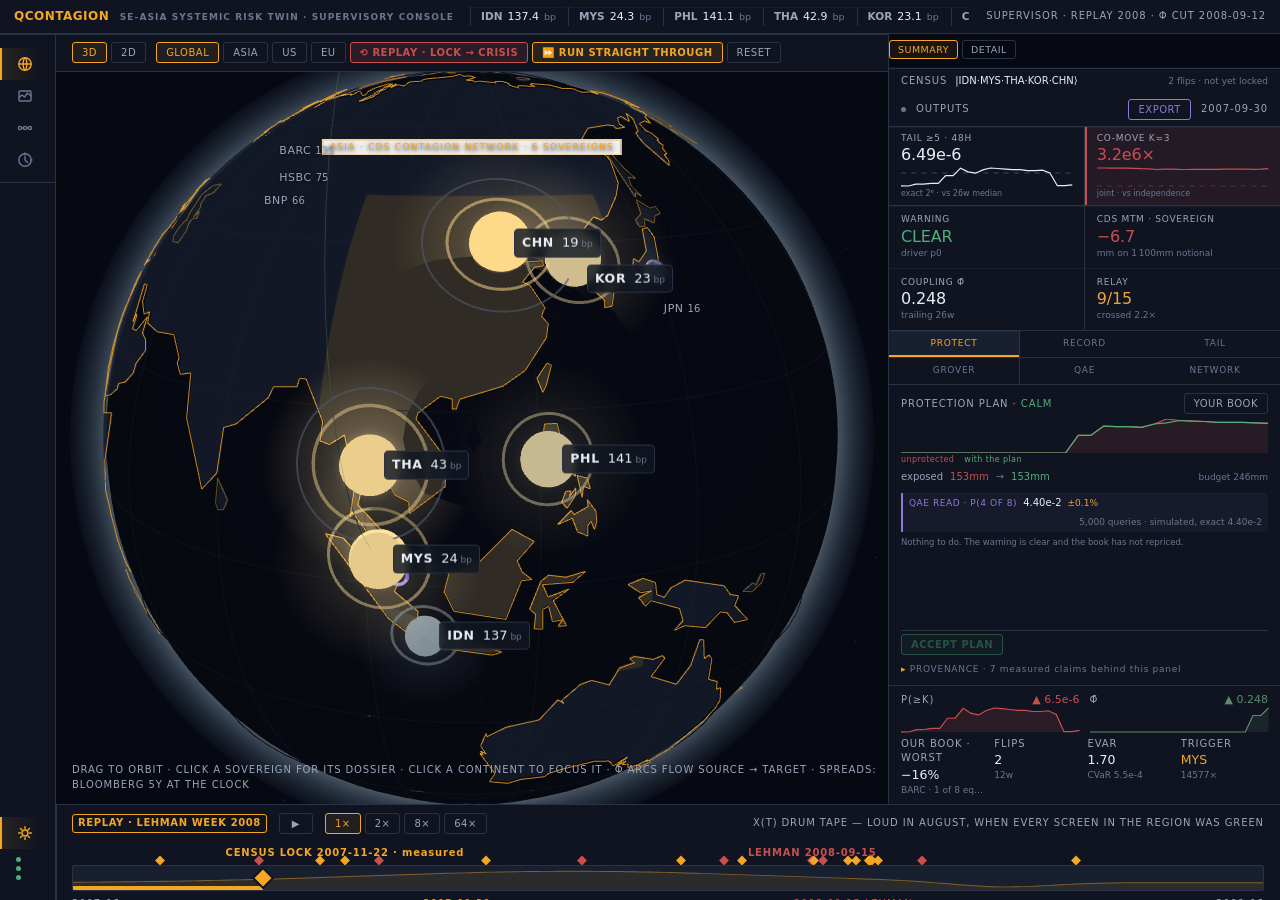
<file: index.html>
<!doctype html><html lang="en"><head><meta charset="utf-8"><meta http-equiv="refresh" content="0; url=./console/"><link rel="canonical" href="./console/"><title>QContagion Console</title><style>html{background:#070912;color:#9aa5bb;font:13px system-ui}a{color:#f5a623}body{display:grid;place-items:center;height:100vh;margin:0}</style></head><body><a href="./console/">QContagion Console</a><script>location.replace('./console/')</script></body></html>
</file>
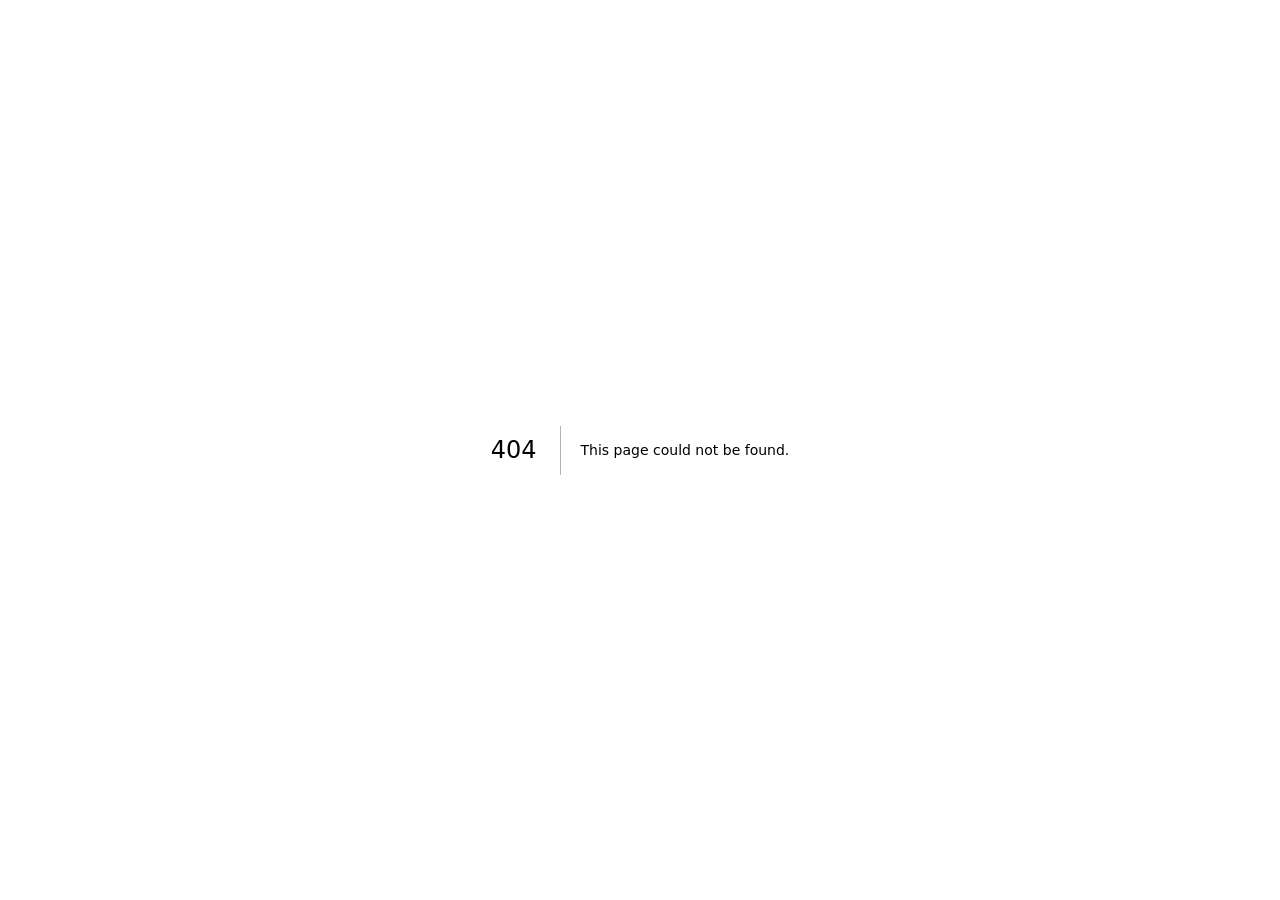
<file: 404/index.html>
<!DOCTYPE html><!--v82HfqOTGiEoswr0S0kxJ--><html lang="en"><head><meta charSet="utf-8"/><meta name="viewport" content="width=device-width, initial-scale=1"/><link rel="stylesheet" href="/_next/static/css/39694042238bad13.css" data-precedence="next"/><link rel="preload" as="script" fetchPriority="low" href="/_next/static/chunks/webpack-8dfdf769a58cec77.js"/><script src="/_next/static/chunks/4bd1b696-c023c6e3521b1417.js" async=""></script><script src="/_next/static/chunks/255-64e783496c90356a.js" async=""></script><script src="/_next/static/chunks/main-app-7f1afc68d63e1c45.js" async=""></script><meta name="robots" content="noindex"/><title>404: This page could not be found.</title><title>Quantum Contagion — Risk Terminal</title><meta name="description" content="Self-assembling systemic-risk terminal. The engine decides which panels fire; the UI only renders validated skills."/><script src="/_next/static/chunks/polyfills-42372ed130431b0a.js" noModule=""></script></head><body><div hidden=""><!--$--><!--/$--></div><div style="font-family:system-ui,&quot;Segoe UI&quot;,Roboto,Helvetica,Arial,sans-serif,&quot;Apple Color Emoji&quot;,&quot;Segoe UI Emoji&quot;;height:100vh;text-align:center;display:flex;flex-direction:column;align-items:center;justify-content:center"><div><style>body{color:#000;background:#fff;margin:0}.next-error-h1{border-right:1px solid rgba(0,0,0,.3)}@media (prefers-color-scheme:dark){body{color:#fff;background:#000}.next-error-h1{border-right:1px solid rgba(255,255,255,.3)}}</style><h1 class="next-error-h1" style="display:inline-block;margin:0 20px 0 0;padding:0 23px 0 0;font-size:24px;font-weight:500;vertical-align:top;line-height:49px">404</h1><div style="display:inline-block"><h2 style="font-size:14px;font-weight:400;line-height:49px;margin:0">This page could not be found.</h2></div></div></div><!--$--><!--/$--><script src="/_next/static/chunks/webpack-8dfdf769a58cec77.js" id="_R_" async=""></script><script>(self.__next_f=self.__next_f||[]).push([0])</script><script>self.__next_f.push([1,"1:\"$Sreact.fragment\"\n2:I[9766,[],\"\"]\n3:I[8924,[],\"\"]\n4:I[4431,[],\"OutletBoundary\"]\n6:I[5278,[],\"AsyncMetadataOutlet\"]\n8:I[4431,[],\"ViewportBoundary\"]\na:I[4431,[],\"MetadataBoundary\"]\nb:\"$Sreact.suspense\"\nd:I[7150,[],\"\"]\n:HL[\"/_next/static/css/39694042238bad13.css\",\"style\"]\n"])</script><script>self.__next_f.push([1,"0:{\"P\":null,\"b\":\"v82HfqOTGiEoswr0S0kxJ\",\"p\":\"\",\"c\":[\"\",\"_not-found\",\"\"],\"i\":false,\"f\":[[[\"\",{\"children\":[\"/_not-found\",{\"children\":[\"__PAGE__\",{}]}]},\"$undefined\",\"$undefined\",true],[\"\",[\"$\",\"$1\",\"c\",{\"children\":[[[\"$\",\"link\",\"0\",{\"rel\":\"stylesheet\",\"href\":\"/_next/static/css/39694042238bad13.css\",\"precedence\":\"next\",\"crossOrigin\":\"$undefined\",\"nonce\":\"$undefined\"}]],[\"$\",\"html\",null,{\"lang\":\"en\",\"children\":[\"$\",\"body\",null,{\"children\":[\"$\",\"$L2\",null,{\"parallelRouterKey\":\"children\",\"error\":\"$undefined\",\"errorStyles\":\"$undefined\",\"errorScripts\":\"$undefined\",\"template\":[\"$\",\"$L3\",null,{}],\"templateStyles\":\"$undefined\",\"templateScripts\":\"$undefined\",\"notFound\":\"$undefined\",\"forbidden\":\"$undefined\",\"unauthorized\":\"$undefined\"}]}]}]]}],{\"children\":[\"/_not-found\",[\"$\",\"$1\",\"c\",{\"children\":[null,[\"$\",\"$L2\",null,{\"parallelRouterKey\":\"children\",\"error\":\"$undefined\",\"errorStyles\":\"$undefined\",\"errorScripts\":\"$undefined\",\"template\":[\"$\",\"$L3\",null,{}],\"templateStyles\":\"$undefined\",\"templateScripts\":\"$undefined\",\"notFound\":\"$undefined\",\"forbidden\":\"$undefined\",\"unauthorized\":\"$undefined\"}]]}],{\"children\":[\"__PAGE__\",[\"$\",\"$1\",\"c\",{\"children\":[[[\"$\",\"title\",null,{\"children\":\"404: This page could not be found.\"}],[\"$\",\"div\",null,{\"style\":{\"fontFamily\":\"system-ui,\\\"Segoe UI\\\",Roboto,Helvetica,Arial,sans-serif,\\\"Apple Color Emoji\\\",\\\"Segoe UI Emoji\\\"\",\"height\":\"100vh\",\"textAlign\":\"center\",\"display\":\"flex\",\"flexDirection\":\"column\",\"alignItems\":\"center\",\"justifyContent\":\"center\"},\"children\":[\"$\",\"div\",null,{\"children\":[[\"$\",\"style\",null,{\"dangerouslySetInnerHTML\":{\"__html\":\"body{color:#000;background:#fff;margin:0}.next-error-h1{border-right:1px solid rgba(0,0,0,.3)}@media (prefers-color-scheme:dark){body{color:#fff;background:#000}.next-error-h1{border-right:1px solid rgba(255,255,255,.3)}}\"}}],[\"$\",\"h1\",null,{\"className\":\"next-error-h1\",\"style\":{\"display\":\"inline-block\",\"margin\":\"0 20px 0 0\",\"padding\":\"0 23px 0 0\",\"fontSize\":24,\"fontWeight\":500,\"verticalAlign\":\"top\",\"lineHeight\":\"49px\"},\"children\":404}],[\"$\",\"div\",null,{\"style\":{\"display\":\"inline-block\"},\"children\":[\"$\",\"h2\",null,{\"style\":{\"fontSize\":14,\"fontWeight\":400,\"lineHeight\":\"49px\",\"margin\":0},\"children\":\"This page could not be found.\"}]}]]}]}]],null,[\"$\",\"$L4\",null,{\"children\":[\"$L5\",[\"$\",\"$L6\",null,{\"promise\":\"$@7\"}]]}]]}],{},null,false]},null,false]},null,false],[\"$\",\"$1\",\"h\",{\"children\":[[\"$\",\"meta\",null,{\"name\":\"robots\",\"content\":\"noindex\"}],[[\"$\",\"$L8\",null,{\"children\":\"$L9\"}],null],[\"$\",\"$La\",null,{\"children\":[\"$\",\"div\",null,{\"hidden\":true,\"children\":[\"$\",\"$b\",null,{\"fallback\":null,\"children\":\"$Lc\"}]}]}]]}],false]],\"m\":\"$undefined\",\"G\":[\"$d\",[]],\"s\":false,\"S\":true}\n"])</script><script>self.__next_f.push([1,"9:[[\"$\",\"meta\",\"0\",{\"charSet\":\"utf-8\"}],[\"$\",\"meta\",\"1\",{\"name\":\"viewport\",\"content\":\"width=device-width, initial-scale=1\"}]]\n5:null\n"])</script><script>self.__next_f.push([1,"7:{\"metadata\":[[\"$\",\"title\",\"0\",{\"children\":\"Quantum Contagion — Risk Terminal\"}],[\"$\",\"meta\",\"1\",{\"name\":\"description\",\"content\":\"Self-assembling systemic-risk terminal. The engine decides which panels fire; the UI only renders validated skills.\"}]],\"error\":null,\"digest\":\"$undefined\"}\n"])</script><script>self.__next_f.push([1,"c:\"$7:metadata\"\n"])</script></body></html>
</file>
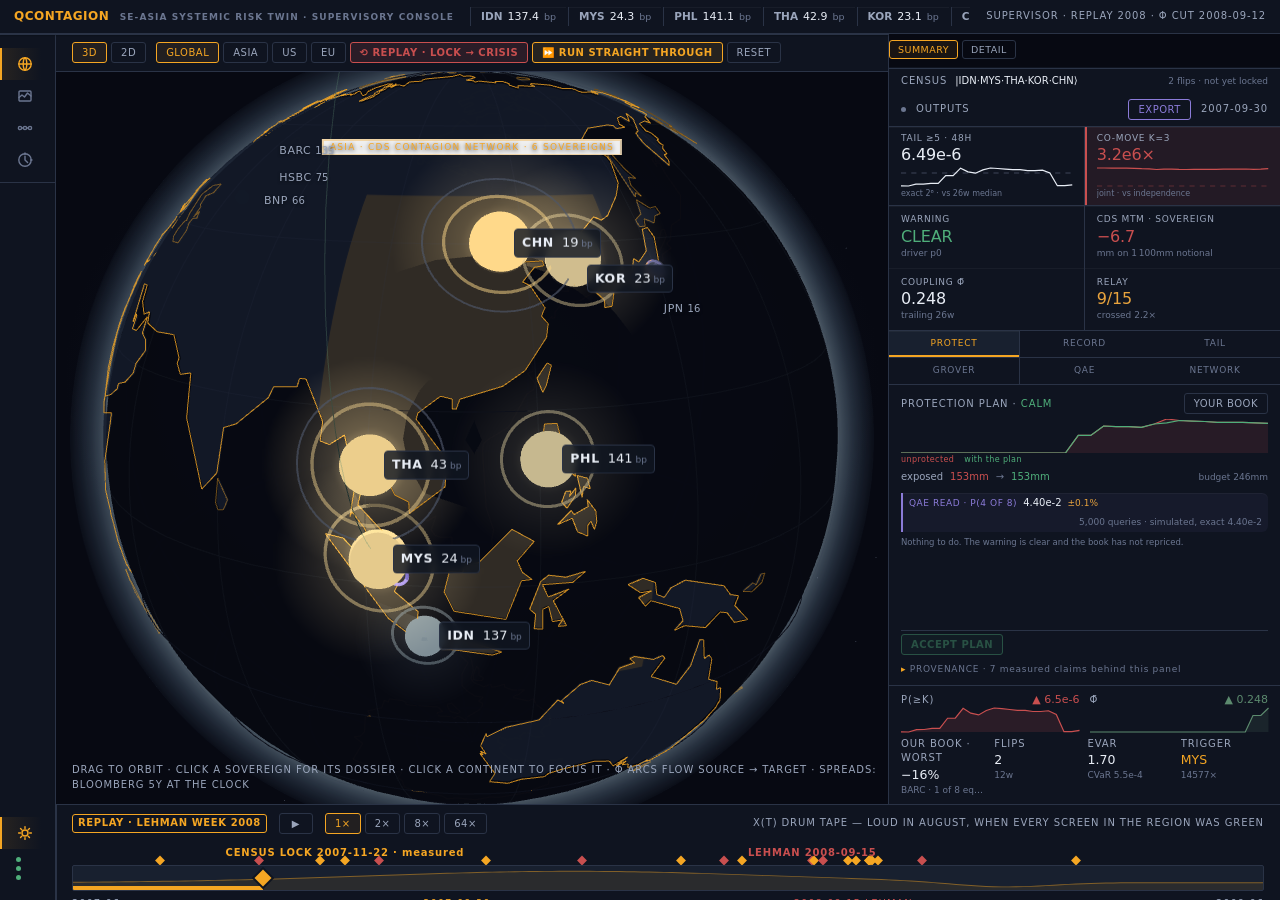
<file: console/index.html>
<!DOCTYPE html><!--v82HfqOTGiEoswr0S0kxJ--><html lang="en"><head><meta charSet="utf-8"/><meta name="viewport" content="width=device-width, initial-scale=1, viewport-fit=cover"/><link rel="preload" as="image" href="/ignition/cabin-night.jpg" fetchPriority="high"/><link rel="stylesheet" href="/_next/static/css/39694042238bad13.css" data-precedence="next"/><link rel="stylesheet" href="/_next/static/css/47ca03b30f6ea703.css" data-precedence="next"/><link rel="stylesheet" href="/_next/static/css/ce7f319253353d40.css" data-precedence="next"/><link rel="preload" as="script" fetchPriority="low" href="/_next/static/chunks/webpack-8dfdf769a58cec77.js"/><script src="/_next/static/chunks/4bd1b696-c023c6e3521b1417.js" async=""></script><script src="/_next/static/chunks/255-64e783496c90356a.js" async=""></script><script src="/_next/static/chunks/main-app-7f1afc68d63e1c45.js" async=""></script><script src="/_next/static/chunks/b536a0f1-ea017d76c6e38dd6.js" async=""></script><script src="/_next/static/chunks/bd904a5c-4b5fd83dc6770306.js" async=""></script><script src="/_next/static/chunks/app/console/page-d8cb12b07250f8c8.js" async=""></script><meta name="theme-color" content="#070912"/><title>QContagion Console</title><meta name="description" content="Joint-tail contagion measurement for the Southeast-Asian sovereign complex."/><script src="/_next/static/chunks/polyfills-42372ed130431b0a.js" noModule=""></script></head><body><div hidden=""><!--$--><!--/$--></div><div class="__variable_9dd457 __variable_898c26 __variable_a0127b __variable_5cf6e7"><div class="console" data-ig="on"><div class="ig" data-phase="0" role="presentation"><div class="ig-stage" style="aspect-ratio:1548 / 1016"><img class="ig-plate" src="/ignition/cabin-night.jpg" alt="" aria-hidden="true" decoding="async" fetchPriority="high"/><div class="ig-dim"></div><div class="ig-lift"></div><canvas class="ig-net"></canvas><div class="ig-vignette"></div></div><div class="ig-mark"><span class="ig-mark-t">QCONTAGION</span><span class="ig-mark-s">CONSOLE</span></div></div><header class="topbar"><span class="tb-brand">QCONTAGION <span class="tb-sub">SE-ASIA SYSTEMIC RISK TWIN · SUPERVISORY CONSOLE</span></span><div class="tb-tape scroller"><button class="tb-quote" data-lit="false" aria-label="IDN spread at scrubbed date"><span class="tb-sym">IDN</span><span class="num tb-px"><span class="num">137.4</span></span><span class="tb-unit">bp</span></button><button class="tb-quote" data-lit="false" aria-label="MYS spread at scrubbed date"><span class="tb-sym">MYS</span><span class="num tb-px"><span class="num">24.3</span></span><span class="tb-unit">bp</span></button><button class="tb-quote" data-lit="false" aria-label="PHL spread at scrubbed date"><span class="tb-sym">PHL</span><span class="num tb-px"><span class="num">141.1</span></span><span class="tb-unit">bp</span></button><button class="tb-quote" data-lit="false" aria-label="THA spread at scrubbed date"><span class="tb-sym">THA</span><span class="num tb-px"><span class="num">42.9</span></span><span class="tb-unit">bp</span></button><button class="tb-quote" data-lit="false" aria-label="KOR spread at scrubbed date"><span class="tb-sym">KOR</span><span class="num tb-px"><span class="num">23.1</span></span><span class="tb-unit">bp</span></button><button class="tb-quote" data-lit="false" aria-label="CHN spread at scrubbed date"><span class="tb-sym">CHN</span><span class="num tb-px"><span class="num">19.3</span></span><span class="tb-unit">bp</span></button></div><span class="eyebrow tb-clock">SUPERVISOR · REPLAY 2008 · Φ CUT 2008-09-12</span></header><nav class="rail" aria-label="views"><div class="rail-group"><div class="rail-label eyebrow">VIEW</div><button class="rail-item" data-on="true" aria-label="MAP" aria-pressed="true"><span class="rail-icon"><svg width="16" height="16" viewBox="0 0 16 16" fill="none" stroke="currentColor" stroke-width="1.4" stroke-linecap="round" stroke-linejoin="round" aria-hidden="true"><circle cx="8" cy="8" r="6.2"></circle><path d="M1.8 8h12.4M8 1.8c2.4 2 2.4 10.4 0 12.4M8 1.8c-2.4 2-2.4 10.4 0 12.4"></path></svg></span><span class="rail-text">MAP</span></button><button class="rail-item" data-on="false" aria-label="MARKETS" aria-pressed="false"><span class="rail-icon"><svg width="16" height="16" viewBox="0 0 16 16" fill="none" stroke="currentColor" stroke-width="1.4" stroke-linecap="round" stroke-linejoin="round" aria-hidden="true"><rect x="2" y="3" width="12" height="10" rx="1"></rect><path d="M2 9.5l3-2.5 2.5 2 3-4 3.5 3"></path></svg></span><span class="rail-text">MARKETS</span></button><button class="rail-item" data-on="false" aria-label="PIPELINE" aria-pressed="false"><span class="rail-icon"><svg width="16" height="16" viewBox="0 0 16 16" fill="none" stroke="currentColor" stroke-width="1.4" stroke-linecap="round" stroke-linejoin="round" aria-hidden="true"><circle cx="3" cy="8" r="1.6"></circle><circle cx="8" cy="8" r="1.6"></circle><circle cx="13" cy="8" r="1.6"></circle><path d="M4.6 8h1.8M9.6 8h1.8"></path></svg></span><span class="rail-text">PIPELINE</span></button><button class="rail-item" data-on="false" aria-label="FORENSIC" aria-pressed="false"><span class="rail-icon"><svg width="16" height="16" viewBox="0 0 16 16" fill="none" stroke="currentColor" stroke-width="1.4" stroke-linecap="round" stroke-linejoin="round" aria-hidden="true"><circle cx="8" cy="8" r="6.2"></circle><path d="M8 4.2V8l2.6 2.6"></path><path d="M8 1v1.4M15 8h-1.4"></path></svg></span><span class="rail-text">FORENSIC</span></button></div><div style="margin-top:auto;padding:8px 0"><button class="rail-item" data-on="true" aria-label="Ambience" aria-pressed="true"><span class="rail-icon"><svg width="16" height="16" viewBox="0 0 16 16" fill="none" stroke="currentColor" stroke-width="1.4" stroke-linecap="round" stroke-linejoin="round" aria-hidden="true"><circle cx="8" cy="8" r="3"></circle><path d="M8 1.6v1.8M8 12.6v1.8M1.6 8h1.8M12.6 8h1.8M3.5 3.5l1.3 1.3M11.2 11.2l1.3 1.3M12.5 3.5l-1.3 1.3M4.8 11.2l-1.3 1.3"></path></svg></span><span class="rail-text">Ambience</span></button><div style="padding:8px 0 0 16px"><div class="lamp"><span class="lamp-dot"></span><span class="eyebrow lamp-text">BLOOMBERG CDS</span></div><div class="lamp"><span class="lamp-dot"></span><span class="eyebrow lamp-text">HAWKES FIT</span></div><div class="lamp"><span class="lamp-dot"></span><span class="eyebrow lamp-text">QAE SIMULATOR</span></div></div></div></nav><main class="canvas"><div class="map-stack"><div class="map-toggle"><button class="t" aria-pressed="true">3D</button><button class="t" aria-pressed="false">2D</button><span class="focus-chips"><button class="t" aria-pressed="true">GLOBAL</button><button class="t" aria-pressed="false">ASIA</button><button class="t" aria-pressed="false">US</button><button class="t" aria-pressed="false">EU</button></span><button class="t map-replay">⟲ REPLAY · LOCK → CRISIS</button><button class="t map-replay-fast" title="Same replay, straight through, no pauses">⏩ RUN STRAIGHT THROUGH</button><button class="t">RESET</button></div><div class="globe-wrap"><div class="globe-hint eyebrow">DRAG TO ORBIT · CLICK A SOVEREIGN FOR ITS DOSSIER · CLICK A CONTINENT TO FOCUS IT · Φ ARCS FLOW SOURCE → TARGET · SPREADS: BLOOMBERG 5Y AT THE CLOCK</div></div></div></main><aside class="instruments" aria-label="instruments" data-fit="true"><div class="rail-jump"><button class="t" aria-pressed="true">SUMMARY</button><button class="t" aria-pressed="false">DETAIL</button></div><div class="lk" data-state="pre"><span class="eyebrow">CENSUS</span><span class="num lk-ket">|<!-- -->IDN·MYS·THA·KOR·CHN<!-- -->⟩</span><span class="num lk-note">2<!-- --> flips · not yet locked</span></div><div class="outputs"><div class="out-head"><span class="eyebrow"><span class="out-live" data-lit="false"></span> OUTPUTS</span><span class="out-head-r"><button class="t out-export" title="Download the evidence pack for this print">EXPORT</button><span class="eyebrow num">2007-09-30</span></span></div><div class="out-kpi"><div class="out-tile" data-breach="false"><div class="eyebrow out-k">TAIL ≥5 · 48h</div><div class="num out-v" style="color:var(--ink-hi)">6.49e-6</div><svg class="out-plot" viewBox="0 0 100 20" preserveAspectRatio="none"><line x1="0" y1="5.937110782888132" x2="100" y2="5.937110782888132" class="out-plot-mark"></line><path d="M0,18.9L4.3478260869565215,19.0L8.695652173913043,17.2L13.043478260869565,17.1L17.391304347826086,16.3L21.73913043478261,16.3L26.08695652173913,8.7L30.434782608695656,8.7L34.78260869565217,1.2L39.130434782608695,4.9L43.47826086956522,6.2L47.82608695652174,2.9L52.17391304347826,1.0L56.52173913043478,1.5L60.86956521739131,2.1L65.21739130434783,2.7L69.56521739130434,2.7L73.91304347826086,3.6L78.26086956521739,3.6L82.6086956521739,3.1L86.95652173913044,5.9L91.30434782608695,18.7L95.65217391304348,18.7L100,17.8" fill="none" stroke="var(--ink-hi)" stroke-width="1.2" vector-effect="non-scaling-stroke"></path><circle cx="100" cy="5.937110782888132" r="0"></circle></svg><div class="num out-s">exact 2⁶<!-- --> · vs 26w median</div></div><div class="out-tile" data-breach="true"><div class="eyebrow out-k">CO-MOVE k=3</div><div class="num out-v" style="color:var(--failed)">3.2e6×</div><svg class="out-plot" viewBox="0 0 100 20" preserveAspectRatio="none"><line x1="0" y1="19" x2="100" y2="19" class="out-plot-mark"></line><path d="M0,1.0L4.3478260869565215,1.0L8.695652173913043,1.2L13.043478260869565,1.2L17.391304347826086,1.2L21.73913043478261,1.3L26.08695652173913,1.7L30.434782608695656,1.8L34.78260869565217,2.5L39.130434782608695,2.2L43.47826086956522,2.1L47.82608695652174,2.4L52.17391304347826,2.5L56.52173913043478,2.3L60.86956521739131,2.3L65.21739130434783,2.3L69.56521739130434,2.3L73.91304347826086,2.2L78.26086956521739,2.2L82.6086956521739,2.2L86.95652173913044,2.0L91.30434782608695,2.3L95.65217391304348,2.2L100,1.7" fill="none" stroke="var(--failed)" stroke-width="1.2" vector-effect="non-scaling-stroke"></path><circle cx="100" cy="19" r="0"></circle></svg><div class="num out-s">joint<!-- --> · vs independence</div></div><div class="out-tile" data-breach="false"><div class="eyebrow out-k">WARNING</div><div class="num out-v" style="color:var(--good)">CLEAR</div><div class="num out-s">driver p0</div></div><div class="out-tile" data-breach="false"><div class="eyebrow out-k">CDS MTM · SOVEREIGN</div><div class="num out-v" style="color:var(--failed)">−6.7</div><div class="num out-s">mm on 1 100mm notional</div></div><div class="out-tile" data-breach="false"><div class="eyebrow out-k">COUPLING Φ̄</div><div class="num out-v" style="color:var(--ink-hi)">0.248</div><div class="num out-s">trailing 26w</div></div><div class="out-tile" data-breach="false"><div class="eyebrow out-k">RELAY</div><div class="num out-v" style="color:var(--atrisk)">9/15</div><div class="num out-s">crossed 2.2×</div></div></div><div class="out-tabs" role="tablist"><button role="tab" aria-selected="true" class="out-tab">PROTECT</button><button role="tab" aria-selected="false" class="out-tab">RECORD</button><button role="tab" aria-selected="false" class="out-tab">TAIL</button><button role="tab" aria-selected="false" class="out-tab">GROVER</button><button role="tab" aria-selected="false" class="out-tab">QAE</button><button role="tab" aria-selected="false" class="out-tab">NETWORK</button></div><div class="out-scope"><div class="sc"><div class="sc-head"><span class="eyebrow">PROTECTION PLAN ·<!-- --> <span style="color:var(--good)">CALM</span></span><button class="t pr-edit">YOUR BOOK</button></div><div class="pr-path"><svg viewBox="0 0 100 34" preserveAspectRatio="none" class="pr-path-svg"><path d="M0.0,34.0 L3.4,34.0 L6.9,34.0 L10.3,34.0 L13.8,34.0 L17.2,34.0 L20.7,34.0 L24.1,34.0 L27.6,34.0 L31.0,34.0 L34.5,34.0 L37.9,34.0 L41.4,34.0 L44.8,34.0 L48.3,16.4 L51.7,16.4 L55.2,7.0 L58.6,7.7 L62.1,7.7 L65.5,8.3 L69.0,5.0 L72.4,0.0 L75.9,1.5 L79.3,2.1 L82.8,2.5 L86.2,3.3 L89.7,3.3 L93.1,3.3 L96.6,3.9 L100.0,4.4 L100,34 L0,34 Z" fill="var(--failed)" opacity="0.13"></path><path d="M0.0,34.0 L3.4,34.0 L6.9,34.0 L10.3,34.0 L13.8,34.0 L17.2,34.0 L20.7,34.0 L24.1,34.0 L27.6,34.0 L31.0,34.0 L34.5,34.0 L37.9,34.0 L41.4,34.0 L44.8,34.0 L48.3,16.4 L51.7,16.4 L55.2,7.0 L58.6,7.7 L62.1,7.7 L65.5,8.3 L69.0,5.0 L72.4,0.0 L75.9,1.5 L79.3,2.1 L82.8,2.5 L86.2,3.3 L89.7,3.3 L93.1,3.3 L96.6,3.9 L100.0,4.4" fill="none" stroke="var(--failed)" stroke-width="1.2" vector-effect="non-scaling-stroke"></path><path d="M0.0,34.0 L3.4,34.0 L6.9,34.0 L10.3,34.0 L13.8,34.0 L17.2,34.0 L20.7,34.0 L24.1,34.0 L27.6,34.0 L31.0,34.0 L34.5,34.0 L37.9,34.0 L41.4,34.0 L44.8,34.0 L48.3,16.4 L51.7,16.4 L55.2,7.0 L58.6,7.7 L62.1,7.7 L65.5,8.3 L69.0,5.0 L72.4,3.9 L75.9,1.5 L79.3,2.1 L82.8,2.5 L86.2,3.3 L89.7,3.3 L93.1,3.3 L96.6,3.9 L100.0,4.4" fill="none" stroke="var(--good)" stroke-width="1.2" vector-effect="non-scaling-stroke"></path></svg><div class="pr-path-key"><span style="color:var(--failed)">unprotected</span><span style="color:var(--good)">with the plan</span></div></div><div class="pr-bar"><span class="num">exposed</span><span class="num" style="color:var(--failed)">153<!-- -->mm</span><span class="gv-arrow">→</span><span class="num" style="color:var(--good)">153<!-- -->mm</span><span class="num pr-budget">budget <!-- -->246<!-- -->mm</span></div><div class="pr-qae"><span class="pr-qae-k">QAE READ · P(<!-- -->4<!-- --> OF <!-- -->8<!-- -->)</span><span class="num">4.40e-2</span><span class="pr-qae-e">±<!-- -->0.1<!-- -->%</span><span class="pr-qae-n">5,000<!-- --> queries · simulated, exact<!-- --> <!-- -->4.40e-2</span></div><div class="pr-list"><div class="sc-foot">Nothing to do. The warning is clear and the book has not repriced.</div></div><div class="pr-accept"><button class="t pr-yes" disabled="">ACCEPT PLAN</button></div><details class="sc-prov"><summary>PROVENANCE · 7 measured claims behind this panel</summary><div class="sc-foot">mm is USD millions of NOTIONAL on the equity book, a different universe from the sovereign book the MTM tile reads · objective is joint tail loss, not variance: measured 491% better · solver is greedy submodular, which beat the quantum route at every size tested · cuts rank by marginal contribution to the COUPLED tail, +216.1% against +205.1% per-name, 77% of that from coupling alone · the gap is cumulative, NOT significant per print (t = +1.03), and lives in the worst quartile · scaling the budget by the same tail is NEUTRAL, 292.7% against 294.4% flat · the QAE read is SIMULATED: enumerated exactly, then degraded to QAE precision at <!-- -->5,000<!-- --> oracle calls, so the decision never gets a better oracle than the algorithm allows</div></details></div></div><div class="out-trend"><div class="spark"><div class="spark-head"><span class="eyebrow">P(≥K)</span><span class="num spark-now" style="color:var(--failed)">▲<!-- --> <!-- -->6.5e-6</span></div><svg viewBox="0 0 100 26" preserveAspectRatio="none" class="spark-svg"><path d="M0.0,25.8 L4.3,26.0 L8.7,23.4 L13.0,23.3 L17.4,22.1 L21.7,22.1 L26.1,11.1 L30.4,11.1 L34.8,0.3 L39.1,5.6 L43.5,7.5 L47.8,2.7 L52.2,0.0 L56.5,0.7 L60.9,1.6 L65.2,2.5 L69.6,2.5 L73.9,3.8 L78.3,3.8 L82.6,3.0 L87.0,7.1 L91.3,25.6 L95.7,25.6 L100.0,24.2 L100,26 L0,26 Z" fill="var(--failed)" opacity="0.14"></path><path d="M0.0,25.8 L4.3,26.0 L8.7,23.4 L13.0,23.3 L17.4,22.1 L21.7,22.1 L26.1,11.1 L30.4,11.1 L34.8,0.3 L39.1,5.6 L43.5,7.5 L47.8,2.7 L52.2,0.0 L56.5,0.7 L60.9,1.6 L65.2,2.5 L69.6,2.5 L73.9,3.8 L78.3,3.8 L82.6,3.0 L87.0,7.1 L91.3,25.6 L95.7,25.6 L100.0,24.2" fill="none" stroke="var(--failed)" stroke-width="1.2" vector-effect="non-scaling-stroke"></path></svg></div><div class="spark"><div class="spark-head"><span class="eyebrow">Φ̄</span><span class="num spark-now" style="color:var(--classical)">▲<!-- --> <!-- -->0.248</span></div><svg viewBox="0 0 100 26" preserveAspectRatio="none" class="spark-svg"><path d="M0.0,26.0 L4.3,26.0 L8.7,26.0 L13.0,26.0 L17.4,26.0 L21.7,26.0 L26.1,26.0 L30.4,26.0 L34.8,26.0 L39.1,26.0 L43.5,26.0 L47.8,26.0 L52.2,26.0 L56.5,26.0 L60.9,26.0 L65.2,26.0 L69.6,26.0 L73.9,26.0 L78.3,26.0 L82.6,26.0 L87.0,26.0 L91.3,8.1 L95.7,8.1 L100.0,0.0 L100,26 L0,26 Z" fill="var(--classical)" opacity="0.14"></path><path d="M0.0,26.0 L4.3,26.0 L8.7,26.0 L13.0,26.0 L17.4,26.0 L21.7,26.0 L26.1,26.0 L30.4,26.0 L34.8,26.0 L39.1,26.0 L43.5,26.0 L47.8,26.0 L52.2,26.0 L56.5,26.0 L60.9,26.0 L65.2,26.0 L69.6,26.0 L73.9,26.0 L78.3,26.0 L82.6,26.0 L87.0,26.0 L91.3,8.1 L95.7,8.1 L100.0,0.0" fill="none" stroke="var(--classical)" stroke-width="1.2" vector-effect="non-scaling-stroke"></path></svg></div><div class="out-mini"><div class="out-mini-cell"><div class="eyebrow">OUR BOOK · WORST</div><div class="num" style="font-size:12.5px;color:var(--ink-hi)">−16%</div><div class="num out-s">BARC · 1 of 8 equities</div></div><div class="out-mini-cell"><div class="eyebrow">FLIPS</div><div class="num" style="font-size:12.5px;color:var(--ink-hi)">2</div><div class="num out-s">12w</div></div><div class="out-mini-cell"><div class="eyebrow">EVaR</div><div class="num" style="font-size:12.5px;color:var(--ink-hi)">1.70</div><div class="num out-s">CVaR 5.5e-4</div></div><div class="out-mini-cell"><div class="eyebrow">TRIGGER</div><div class="num" style="font-size:12.5px;color:var(--signal)">MYS</div><div class="num out-s">14577×</div></div></div></div></div></aside><footer class="timeline"><div class="tl-transport"><span class="badge count">REPLAY · LEHMAN WEEK 2008</span><button class="t" aria-pressed="false" aria-label="play replay" style="min-width:34px">▶</button><div style="display:flex;gap:4px"><button class="t" aria-pressed="true">1<!-- -->×</button><button class="t" aria-pressed="false">2<!-- -->×</button><button class="t" aria-pressed="false">8<!-- -->×</button><button class="t" aria-pressed="false">64<!-- -->×</button></div><span class="eyebrow tl-caption">χ(t) DRUM TAPE — LOUD IN AUGUST, WHEN EVERY SCREEN IN THE REGION WAS GREEN</span></div><div class="scrub-wrap"><div class="scrub-events"><span class="scrub-diamond" data-tone="signal" style="left:56.184210526315795%" title="Aug 2008 · calm, χ high"></span><span class="scrub-evlabel" data-tone="signal" data-row="0" style="left:22.894736842105264%">CENSUS LOCK 2007-11-22 · measured</span><span class="scrub-diamond" data-tone="signal" style="left:22.894736842105264%" title="CENSUS LOCK 2007-11-22 · measured"></span><span class="scrub-evlabel" data-tone="failed" data-row="1" style="left:62.10526315789474%">LEHMAN 2008-09-15</span><span class="scrub-diamond" data-tone="failed" style="left:62.10526315789474%" title="LEHMAN 2008-09-15"></span><span class="scrub-diamond" data-tone="signal" style="left:65.78947368421053%" title="IDN crossed 3.2× · 2008-10-13"></span><span class="scrub-diamond" data-tone="signal" style="left:66.84210526315789%" title="KOR crossed 3.1× · 2008-10-21"></span><span class="scrub-diamond" data-tone="signal" style="left:66.84210526315789%" title="CHN crossed 2.6× · 2008-10-21"></span><span class="scrub-diamond" data-tone="signal" style="left:66.97368421052632%" title="MYS crossed 2.5× · 2008-10-22"></span><span class="scrub-diamond" data-tone="signal" style="left:67.10526315789474%" title="PHL crossed 3.2× · 2008-10-23"></span><span class="scrub-diamond" data-tone="signal" style="left:67.63157894736842%" title="THA crossed 3.2× · 2008-10-27"></span><span class="scrub-diamond" data-tone="signal" style="left:7.368421052631578%" title="WARNING ONSET 2007-07-27"></span><span class="scrub-diamond" data-tone="signal" style="left:20.789473684210527%" title="WARNING ONSET 2007-11-06"></span><span class="scrub-diamond" data-tone="signal" style="left:34.73684210526316%" title="WARNING ONSET 2008-02-20"></span><span class="scrub-diamond" data-tone="signal" style="left:51.05263157894737%" title="WARNING ONSET 2008-06-23"></span><span class="scrub-diamond" data-tone="signal" style="left:62.23684210526316%" title="WARNING ONSET 2008-09-16"></span><span class="scrub-diamond" data-tone="signal" style="left:65.13157894736842%" title="WARNING ONSET 2008-10-08"></span><span class="scrub-diamond" data-tone="signal" style="left:84.21052631578947%" title="WARNING ONSET 2009-03-02"></span><span class="scrub-diamond" data-tone="failed" style="left:15.657894736842104%" title="BOOK DROP 2007-09-28 · -13% over 8 prints"></span><span class="scrub-diamond" data-tone="failed" style="left:25.789473684210527%" title="BOOK DROP 2007-12-14 · -14% over 8 prints"></span><span class="scrub-diamond" data-tone="failed" style="left:42.76315789473684%" title="BOOK DROP 2008-04-21 · -16% over 8 prints"></span><span class="scrub-diamond" data-tone="failed" style="left:54.736842105263165%" title="BOOK DROP 2008-07-21 · -16% over 8 prints"></span><span class="scrub-diamond" data-tone="failed" style="left:63.026315789473685%" title="BOOK DROP 2008-09-22 · -45% over 8 prints"></span><span class="scrub-diamond" data-tone="failed" style="left:71.3157894736842%" title="BOOK DROP 2008-11-24 · -34% over 8 prints"></span></div><div class="scrub-track" role="slider" tabindex="0" aria-label="timeline position" aria-valuemin="0" aria-valuemax="1" aria-valuenow="0.16"><svg class="scrub-tape" viewBox="0 0 1000 26" preserveAspectRatio="none" aria-hidden="true"><path d="M0.00,17.616 L6.29,17.561 L12.58,17.501 L18.87,17.436 L25.16,17.367 L31.45,17.292 L37.74,17.213 L44.03,17.127 L50.31,17.037 L56.60,16.940 L62.89,16.836 L69.18,16.727 L75.47,16.611 L81.76,16.488 L88.05,16.358 L94.34,16.220 L100.63,16.076 L106.92,15.924 L113.21,15.765 L119.50,15.598 L125.79,15.423 L132.08,15.241 L138.36,15.051 L144.65,14.854 L150.94,14.649 L157.23,14.436 L163.52,14.217 L169.81,13.990 L176.10,13.757 L182.39,13.517 L188.68,13.271 L194.97,13.019 L201.26,12.762 L207.55,12.500 L213.84,12.233 L220.13,11.963 L226.42,11.689 L232.70,11.412 L238.99,11.134 L245.28,10.854 L251.57,10.573 L257.86,10.293 L264.15,10.014 L270.44,9.736 L276.73,9.461 L283.02,9.190 L289.31,8.922 L295.60,8.660 L301.89,8.404 L308.18,8.155 L314.47,7.914 L320.75,7.682 L327.04,7.459 L333.33,7.246 L339.62,7.044 L345.91,6.854 L352.20,6.677 L358.49,6.513 L364.78,6.363 L371.07,6.228 L377.36,6.108 L383.65,6.003 L389.94,5.914 L396.23,5.842 L402.52,5.786 L408.81,5.747 L415.09,5.725 L421.38,5.720 L427.67,5.733 L433.96,5.762 L440.25,5.809 L446.54,5.872 L452.83,5.951 L459.12,6.047 L465.41,6.159 L471.70,6.286 L477.99,6.428 L484.28,6.584 L490.57,6.754 L496.86,6.936 L503.14,7.131 L509.43,7.338 L515.72,7.555 L522.01,7.783 L528.30,8.019 L534.59,8.264 L540.88,8.516 L547.17,8.775 L553.46,9.039 L559.75,9.309 L566.04,9.582 L572.33,9.858 L578.62,10.137 L584.91,10.417 L591.19,10.697 L597.48,10.978 L603.77,11.258 L610.06,11.536 L616.35,11.813 L622.64,12.088 L628.93,12.361 L635.22,12.633 L641.51,12.903 L647.80,13.175 L654.09,13.450 L660.38,13.731 L666.67,14.022 L672.96,14.328 L679.25,14.655 L685.53,15.010 L691.82,15.400 L698.11,15.830 L704.40,16.305 L710.69,16.828 L716.98,17.399 L723.27,18.012 L729.56,18.657 L735.85,19.320 L742.14,19.982 L748.43,20.618 L754.72,21.205 L761.01,21.717 L767.30,22.132 L773.58,22.431 L779.87,22.603 L786.16,22.643 L792.45,22.556 L798.74,22.354 L805.03,22.055 L811.32,21.681 L817.61,21.259 L823.90,20.814 L830.19,20.369 L836.48,19.944 L842.77,19.554 L849.06,19.210 L855.35,18.917 L861.64,18.676 L867.92,18.485 L874.21,18.339 L880.50,18.232 L886.79,18.157 L893.08,18.108 L899.37,18.078 L905.66,18.063 L911.95,18.059 L918.24,18.061 L924.53,18.067 L930.82,18.076 L937.11,18.086 L943.40,18.096 L949.69,18.106 L955.97,18.116 L962.26,18.125 L968.55,18.133 L974.84,18.141 L981.13,18.147 L987.42,18.153 L993.71,18.159 L1000.00,18.164 L1000,26 L0,26 Z" fill="var(--signal)" fill-opacity="0.08"></path><path d="M0.00,17.616 L6.29,17.561 L12.58,17.501 L18.87,17.436 L25.16,17.367 L31.45,17.292 L37.74,17.213 L44.03,17.127 L50.31,17.037 L56.60,16.940 L62.89,16.836 L69.18,16.727 L75.47,16.611 L81.76,16.488 L88.05,16.358 L94.34,16.220 L100.63,16.076 L106.92,15.924 L113.21,15.765 L119.50,15.598 L125.79,15.423 L132.08,15.241 L138.36,15.051 L144.65,14.854 L150.94,14.649 L157.23,14.436 L163.52,14.217 L169.81,13.990 L176.10,13.757 L182.39,13.517 L188.68,13.271 L194.97,13.019 L201.26,12.762 L207.55,12.500 L213.84,12.233 L220.13,11.963 L226.42,11.689 L232.70,11.412 L238.99,11.134 L245.28,10.854 L251.57,10.573 L257.86,10.293 L264.15,10.014 L270.44,9.736 L276.73,9.461 L283.02,9.190 L289.31,8.922 L295.60,8.660 L301.89,8.404 L308.18,8.155 L314.47,7.914 L320.75,7.682 L327.04,7.459 L333.33,7.246 L339.62,7.044 L345.91,6.854 L352.20,6.677 L358.49,6.513 L364.78,6.363 L371.07,6.228 L377.36,6.108 L383.65,6.003 L389.94,5.914 L396.23,5.842 L402.52,5.786 L408.81,5.747 L415.09,5.725 L421.38,5.720 L427.67,5.733 L433.96,5.762 L440.25,5.809 L446.54,5.872 L452.83,5.951 L459.12,6.047 L465.41,6.159 L471.70,6.286 L477.99,6.428 L484.28,6.584 L490.57,6.754 L496.86,6.936 L503.14,7.131 L509.43,7.338 L515.72,7.555 L522.01,7.783 L528.30,8.019 L534.59,8.264 L540.88,8.516 L547.17,8.775 L553.46,9.039 L559.75,9.309 L566.04,9.582 L572.33,9.858 L578.62,10.137 L584.91,10.417 L591.19,10.697 L597.48,10.978 L603.77,11.258 L610.06,11.536 L616.35,11.813 L622.64,12.088 L628.93,12.361 L635.22,12.633 L641.51,12.903 L647.80,13.175 L654.09,13.450 L660.38,13.731 L666.67,14.022 L672.96,14.328 L679.25,14.655 L685.53,15.010 L691.82,15.400 L698.11,15.830 L704.40,16.305 L710.69,16.828 L716.98,17.399 L723.27,18.012 L729.56,18.657 L735.85,19.320 L742.14,19.982 L748.43,20.618 L754.72,21.205 L761.01,21.717 L767.30,22.132 L773.58,22.431 L779.87,22.603 L786.16,22.643 L792.45,22.556 L798.74,22.354 L805.03,22.055 L811.32,21.681 L817.61,21.259 L823.90,20.814 L830.19,20.369 L836.48,19.944 L842.77,19.554 L849.06,19.210 L855.35,18.917 L861.64,18.676 L867.92,18.485 L874.21,18.339 L880.50,18.232 L886.79,18.157 L893.08,18.108 L899.37,18.078 L905.66,18.063 L911.95,18.059 L918.24,18.061 L924.53,18.067 L930.82,18.076 L937.11,18.086 L943.40,18.096 L949.69,18.106 L955.97,18.116 L962.26,18.125 L968.55,18.133 L974.84,18.141 L981.13,18.147 L987.42,18.153 L993.71,18.159 L1000.00,18.164" fill="none" stroke="var(--signal)" stroke-opacity="0.45" stroke-width="1"></path></svg><div class="scrub-fill" style="width:16%"></div><div class="scrub-handle" style="left:16%"></div></div></div><div class="eyebrow tl-legend"><span>2007-06</span><span class="num" style="color:var(--signal)">2007-09-30</span><span style="color:var(--failed)">2008-09-15 LEHMAN</span><span>2009-06</span></div></footer></div><!--$--><!--/$--></div><script src="/_next/static/chunks/webpack-8dfdf769a58cec77.js" id="_R_" async=""></script><script>(self.__next_f=self.__next_f||[]).push([0])</script><script>self.__next_f.push([1,"1:\"$Sreact.fragment\"\n2:I[9766,[],\"\"]\n3:I[8924,[],\"\"]\n4:I[1959,[],\"ClientPageRoot\"]\n5:I[5041,[\"367\",\"static/chunks/b536a0f1-ea017d76c6e38dd6.js\",\"831\",\"static/chunks/bd904a5c-4b5fd83dc6770306.js\",\"520\",\"static/chunks/app/console/page-d8cb12b07250f8c8.js\"],\"default\"]\n8:I[4431,[],\"OutletBoundary\"]\na:I[5278,[],\"AsyncMetadataOutlet\"]\nc:I[4431,[],\"ViewportBoundary\"]\ne:I[4431,[],\"MetadataBoundary\"]\nf:\"$Sreact.suspense\"\n11:I[7150,[],\"\"]\n:HL[\"/_next/static/css/39694042238bad13.css\",\"style\"]\n:HL[\"/_next/static/css/47ca03b30f6ea703.css\",\"style\"]\n:HL[\"/_next/static/css/ce7f319253353d40.css\",\"style\"]\n"])</script><script>self.__next_f.push([1,"0:{\"P\":null,\"b\":\"v82HfqOTGiEoswr0S0kxJ\",\"p\":\"\",\"c\":[\"\",\"console\",\"\"],\"i\":false,\"f\":[[[\"\",{\"children\":[\"console\",{\"children\":[\"__PAGE__\",{}]}]},\"$undefined\",\"$undefined\",true],[\"\",[\"$\",\"$1\",\"c\",{\"children\":[[[\"$\",\"link\",\"0\",{\"rel\":\"stylesheet\",\"href\":\"/_next/static/css/39694042238bad13.css\",\"precedence\":\"next\",\"crossOrigin\":\"$undefined\",\"nonce\":\"$undefined\"}]],[\"$\",\"html\",null,{\"lang\":\"en\",\"children\":[\"$\",\"body\",null,{\"children\":[\"$\",\"$L2\",null,{\"parallelRouterKey\":\"children\",\"error\":\"$undefined\",\"errorStyles\":\"$undefined\",\"errorScripts\":\"$undefined\",\"template\":[\"$\",\"$L3\",null,{}],\"templateStyles\":\"$undefined\",\"templateScripts\":\"$undefined\",\"notFound\":[[[\"$\",\"title\",null,{\"children\":\"404: This page could not be found.\"}],[\"$\",\"div\",null,{\"style\":{\"fontFamily\":\"system-ui,\\\"Segoe UI\\\",Roboto,Helvetica,Arial,sans-serif,\\\"Apple Color Emoji\\\",\\\"Segoe UI Emoji\\\"\",\"height\":\"100vh\",\"textAlign\":\"center\",\"display\":\"flex\",\"flexDirection\":\"column\",\"alignItems\":\"center\",\"justifyContent\":\"center\"},\"children\":[\"$\",\"div\",null,{\"children\":[[\"$\",\"style\",null,{\"dangerouslySetInnerHTML\":{\"__html\":\"body{color:#000;background:#fff;margin:0}.next-error-h1{border-right:1px solid rgba(0,0,0,.3)}@media (prefers-color-scheme:dark){body{color:#fff;background:#000}.next-error-h1{border-right:1px solid rgba(255,255,255,.3)}}\"}}],[\"$\",\"h1\",null,{\"className\":\"next-error-h1\",\"style\":{\"display\":\"inline-block\",\"margin\":\"0 20px 0 0\",\"padding\":\"0 23px 0 0\",\"fontSize\":24,\"fontWeight\":500,\"verticalAlign\":\"top\",\"lineHeight\":\"49px\"},\"children\":404}],[\"$\",\"div\",null,{\"style\":{\"display\":\"inline-block\"},\"children\":[\"$\",\"h2\",null,{\"style\":{\"fontSize\":14,\"fontWeight\":400,\"lineHeight\":\"49px\",\"margin\":0},\"children\":\"This page could not be found.\"}]}]]}]}]],[]],\"forbidden\":\"$undefined\",\"unauthorized\":\"$undefined\"}]}]}]]}],{\"children\":[\"console\",[\"$\",\"$1\",\"c\",{\"children\":[[[\"$\",\"link\",\"0\",{\"rel\":\"stylesheet\",\"href\":\"/_next/static/css/47ca03b30f6ea703.css\",\"precedence\":\"next\",\"crossOrigin\":\"$undefined\",\"nonce\":\"$undefined\"}]],[\"$\",\"div\",null,{\"className\":\"__variable_9dd457 __variable_898c26 __variable_a0127b __variable_5cf6e7\",\"children\":[\"$\",\"$L2\",null,{\"parallelRouterKey\":\"children\",\"error\":\"$undefined\",\"errorStyles\":\"$undefined\",\"errorScripts\":\"$undefined\",\"template\":[\"$\",\"$L3\",null,{}],\"templateStyles\":\"$undefined\",\"templateScripts\":\"$undefined\",\"notFound\":\"$undefined\",\"forbidden\":\"$undefined\",\"unauthorized\":\"$undefined\"}]}]]}],{\"children\":[\"__PAGE__\",[\"$\",\"$1\",\"c\",{\"children\":[[\"$\",\"$L4\",null,{\"Component\":\"$5\",\"searchParams\":{},\"params\":{},\"promises\":[\"$@6\",\"$@7\"]}],[[\"$\",\"link\",\"0\",{\"rel\":\"stylesheet\",\"href\":\"/_next/static/css/ce7f319253353d40.css\",\"precedence\":\"next\",\"crossOrigin\":\"$undefined\",\"nonce\":\"$undefined\"}]],[\"$\",\"$L8\",null,{\"children\":[\"$L9\",[\"$\",\"$La\",null,{\"promise\":\"$@b\"}]]}]]}],{},null,false]},null,false]},null,false],[\"$\",\"$1\",\"h\",{\"children\":[null,[[\"$\",\"$Lc\",null,{\"children\":\"$Ld\"}],null],[\"$\",\"$Le\",null,{\"children\":[\"$\",\"div\",null,{\"hidden\":true,\"children\":[\"$\",\"$f\",null,{\"fallback\":null,\"children\":\"$L10\"}]}]}]]}],false]],\"m\":\"$undefined\",\"G\":[\"$11\",[]],\"s\":false,\"S\":true}\n"])</script><script>self.__next_f.push([1,"6:{}\n7:\"$0:f:0:1:2:children:2:children:1:props:children:0:props:params\"\n"])</script><script>self.__next_f.push([1,"d:[[\"$\",\"meta\",\"0\",{\"charSet\":\"utf-8\"}],[\"$\",\"meta\",\"1\",{\"name\":\"viewport\",\"content\":\"width=device-width, initial-scale=1, viewport-fit=cover\"}],[\"$\",\"meta\",\"2\",{\"name\":\"theme-color\",\"content\":\"#070912\"}]]\n9:null\n"])</script><script>self.__next_f.push([1,"b:{\"metadata\":[[\"$\",\"title\",\"0\",{\"children\":\"QContagion Console\"}],[\"$\",\"meta\",\"1\",{\"name\":\"description\",\"content\":\"Joint-tail contagion measurement for the Southeast-Asian sovereign complex.\"}]],\"error\":null,\"digest\":\"$undefined\"}\n"])</script><script>self.__next_f.push([1,"10:\"$b:metadata\"\n"])</script></body></html>
</file>
<file: _next/static/css/39694042238bad13.css>
:root{--paper:#0a0a0b;--panel:#111113;--ink:#f2f2ef;--ink-soft:#8f8f89;--hair:#1f1f22;--hair-strong:#2e2e32;--red:#e23636;--accent:#e23636;--calm:#8f8f89;--elevated:#a8524a;--severe:#d0413a;--systemic:#ff453a;--mono:ui-monospace,"SF Mono","Cascadia Code","JetBrains Mono",Menlo,monospace;--sans:"Inter",system-ui,-apple-system,"Segoe UI",sans-serif}*{box-sizing:border-box}body,html{margin:0;padding:0;height:100%;overflow:hidden}body{background:var(--paper);color:var(--ink);font-family:var(--sans);font-size:14px;line-height:1.45;-webkit-font-smoothing:antialiased}h1,h2,h3{text-wrap:balance;font-weight:600}.mono{font-family:var(--mono)}.mono,.tnum{font-feature-settings:"tnum";font-variant-numeric:tabular-nums}a{color:var(--ink)}button{font-family:inherit}:focus-visible{outline:1.5px solid var(--red);outline-offset:2px}::-webkit-scrollbar{width:6px;height:6px}::-webkit-scrollbar-thumb{background:var(--hair-strong);border-radius:3px}::-webkit-scrollbar-track{background:transparent}
</file>
<file: _next/static/css/47ca03b30f6ea703.css>
@font-face{font-family:Archivo;font-style:normal;font-weight:600;font-stretch:100%;font-display:swap;src:url(/_next/static/media/b06b356f834173cc-s.woff2) format("woff2");unicode-range:u+0102-0103,u+0110-0111,u+0128-0129,u+0168-0169,u+01a0-01a1,u+01af-01b0,u+0300-0301,u+0303-0304,u+0308-0309,u+0323,u+0329,u+1ea0-1ef9,u+20ab}@font-face{font-family:Archivo;font-style:normal;font-weight:600;font-stretch:100%;font-display:swap;src:url(/_next/static/media/23d669af23d19c95-s.woff2) format("woff2");unicode-range:u+0100-02ba,u+02bd-02c5,u+02c7-02cc,u+02ce-02d7,u+02dd-02ff,u+0304,u+0308,u+0329,u+1d00-1dbf,u+1e00-1e9f,u+1ef2-1eff,u+2020,u+20a0-20ab,u+20ad-20c0,u+2113,u+2c60-2c7f,u+a720-a7ff}@font-face{font-family:Archivo;font-style:normal;font-weight:600;font-stretch:100%;font-display:swap;src:url(/_next/static/media/1a4aa50920b5315c-s.p.woff2) format("woff2");unicode-range:u+00??,u+0131,u+0152-0153,u+02bb-02bc,u+02c6,u+02da,u+02dc,u+0304,u+0308,u+0329,u+2000-206f,u+20ac,u+2122,u+2191,u+2193,u+2212,u+2215,u+feff,u+fffd}@font-face{font-family:Archivo;font-style:normal;font-weight:700;font-stretch:100%;font-display:swap;src:url(/_next/static/media/b06b356f834173cc-s.woff2) format("woff2");unicode-range:u+0102-0103,u+0110-0111,u+0128-0129,u+0168-0169,u+01a0-01a1,u+01af-01b0,u+0300-0301,u+0303-0304,u+0308-0309,u+0323,u+0329,u+1ea0-1ef9,u+20ab}@font-face{font-family:Archivo;font-style:normal;font-weight:700;font-stretch:100%;font-display:swap;src:url(/_next/static/media/23d669af23d19c95-s.woff2) format("woff2");unicode-range:u+0100-02ba,u+02bd-02c5,u+02c7-02cc,u+02ce-02d7,u+02dd-02ff,u+0304,u+0308,u+0329,u+1d00-1dbf,u+1e00-1e9f,u+1ef2-1eff,u+2020,u+20a0-20ab,u+20ad-20c0,u+2113,u+2c60-2c7f,u+a720-a7ff}@font-face{font-family:Archivo;font-style:normal;font-weight:700;font-stretch:100%;font-display:swap;src:url(/_next/static/media/1a4aa50920b5315c-s.p.woff2) format("woff2");unicode-range:u+00??,u+0131,u+0152-0153,u+02bb-02bc,u+02c6,u+02da,u+02dc,u+0304,u+0308,u+0329,u+2000-206f,u+20ac,u+2122,u+2191,u+2193,u+2212,u+2215,u+feff,u+fffd}.__className_9dd457{font-family:Archivo,Archivo Fallback;font-style:normal}.__variable_9dd457{--f-display:"Archivo","Archivo Fallback"}@font-face{font-family:JetBrains Mono;font-style:normal;font-weight:400;font-display:swap;src:url(/_next/static/media/edc640959b0c7826-s.woff2) format("woff2");unicode-range:u+0460-052f,u+1c80-1c8a,u+20b4,u+2de0-2dff,u+a640-a69f,u+fe2e-fe2f}@font-face{font-family:JetBrains Mono;font-style:normal;font-weight:400;font-display:swap;src:url(/_next/static/media/ac0e76ddaeeb7981-s.woff2) format("woff2");unicode-range:u+0301,u+0400-045f,u+0490-0491,u+04b0-04b1,u+2116}@font-face{font-family:JetBrains Mono;font-style:normal;font-weight:400;font-display:swap;src:url(/_next/static/media/64d784ea54a4acde-s.woff2) format("woff2");unicode-range:u+0370-0377,u+037a-037f,u+0384-038a,u+038c,u+038e-03a1,u+03a3-03ff}@font-face{font-family:JetBrains Mono;font-style:normal;font-weight:400;font-display:swap;src:url(/_next/static/media/ff71da380fbe67dd-s.woff2) format("woff2");unicode-range:u+0102-0103,u+0110-0111,u+0128-0129,u+0168-0169,u+01a0-01a1,u+01af-01b0,u+0300-0301,u+0303-0304,u+0308-0309,u+0323,u+0329,u+1ea0-1ef9,u+20ab}@font-face{font-family:JetBrains Mono;font-style:normal;font-weight:400;font-display:swap;src:url(/_next/static/media/6d831b18ae5b01dc-s.woff2) format("woff2");unicode-range:u+0100-02ba,u+02bd-02c5,u+02c7-02cc,u+02ce-02d7,u+02dd-02ff,u+0304,u+0308,u+0329,u+1d00-1dbf,u+1e00-1e9f,u+1ef2-1eff,u+2020,u+20a0-20ab,u+20ad-20c0,u+2113,u+2c60-2c7f,u+a720-a7ff}@font-face{font-family:JetBrains Mono;font-style:normal;font-weight:400;font-display:swap;src:url(/_next/static/media/558ca1a6aa3cb55e-s.p.woff2) format("woff2");unicode-range:u+00??,u+0131,u+0152-0153,u+02bb-02bc,u+02c6,u+02da,u+02dc,u+0304,u+0308,u+0329,u+2000-206f,u+20ac,u+2122,u+2191,u+2193,u+2212,u+2215,u+feff,u+fffd}@font-face{font-family:JetBrains Mono;font-style:normal;font-weight:500;font-display:swap;src:url(/_next/static/media/edc640959b0c7826-s.woff2) format("woff2");unicode-range:u+0460-052f,u+1c80-1c8a,u+20b4,u+2de0-2dff,u+a640-a69f,u+fe2e-fe2f}@font-face{font-family:JetBrains Mono;font-style:normal;font-weight:500;font-display:swap;src:url(/_next/static/media/ac0e76ddaeeb7981-s.woff2) format("woff2");unicode-range:u+0301,u+0400-045f,u+0490-0491,u+04b0-04b1,u+2116}@font-face{font-family:JetBrains Mono;font-style:normal;font-weight:500;font-display:swap;src:url(/_next/static/media/64d784ea54a4acde-s.woff2) format("woff2");unicode-range:u+0370-0377,u+037a-037f,u+0384-038a,u+038c,u+038e-03a1,u+03a3-03ff}@font-face{font-family:JetBrains Mono;font-style:normal;font-weight:500;font-display:swap;src:url(/_next/static/media/ff71da380fbe67dd-s.woff2) format("woff2");unicode-range:u+0102-0103,u+0110-0111,u+0128-0129,u+0168-0169,u+01a0-01a1,u+01af-01b0,u+0300-0301,u+0303-0304,u+0308-0309,u+0323,u+0329,u+1ea0-1ef9,u+20ab}@font-face{font-family:JetBrains Mono;font-style:normal;font-weight:500;font-display:swap;src:url(/_next/static/media/6d831b18ae5b01dc-s.woff2) format("woff2");unicode-range:u+0100-02ba,u+02bd-02c5,u+02c7-02cc,u+02ce-02d7,u+02dd-02ff,u+0304,u+0308,u+0329,u+1d00-1dbf,u+1e00-1e9f,u+1ef2-1eff,u+2020,u+20a0-20ab,u+20ad-20c0,u+2113,u+2c60-2c7f,u+a720-a7ff}@font-face{font-family:JetBrains Mono;font-style:normal;font-weight:500;font-display:swap;src:url(/_next/static/media/558ca1a6aa3cb55e-s.p.woff2) format("woff2");unicode-range:u+00??,u+0131,u+0152-0153,u+02bb-02bc,u+02c6,u+02da,u+02dc,u+0304,u+0308,u+0329,u+2000-206f,u+20ac,u+2122,u+2191,u+2193,u+2212,u+2215,u+feff,u+fffd}@font-face{font-family:JetBrains Mono;font-style:normal;font-weight:700;font-display:swap;src:url(/_next/static/media/edc640959b0c7826-s.woff2) format("woff2");unicode-range:u+0460-052f,u+1c80-1c8a,u+20b4,u+2de0-2dff,u+a640-a69f,u+fe2e-fe2f}@font-face{font-family:JetBrains Mono;font-style:normal;font-weight:700;font-display:swap;src:url(/_next/static/media/ac0e76ddaeeb7981-s.woff2) format("woff2");unicode-range:u+0301,u+0400-045f,u+0490-0491,u+04b0-04b1,u+2116}@font-face{font-family:JetBrains Mono;font-style:normal;font-weight:700;font-display:swap;src:url(/_next/static/media/64d784ea54a4acde-s.woff2) format("woff2");unicode-range:u+0370-0377,u+037a-037f,u+0384-038a,u+038c,u+038e-03a1,u+03a3-03ff}@font-face{font-family:JetBrains Mono;font-style:normal;font-weight:700;font-display:swap;src:url(/_next/static/media/ff71da380fbe67dd-s.woff2) format("woff2");unicode-range:u+0102-0103,u+0110-0111,u+0128-0129,u+0168-0169,u+01a0-01a1,u+01af-01b0,u+0300-0301,u+0303-0304,u+0308-0309,u+0323,u+0329,u+1ea0-1ef9,u+20ab}@font-face{font-family:JetBrains Mono;font-style:normal;font-weight:700;font-display:swap;src:url(/_next/static/media/6d831b18ae5b01dc-s.woff2) format("woff2");unicode-range:u+0100-02ba,u+02bd-02c5,u+02c7-02cc,u+02ce-02d7,u+02dd-02ff,u+0304,u+0308,u+0329,u+1d00-1dbf,u+1e00-1e9f,u+1ef2-1eff,u+2020,u+20a0-20ab,u+20ad-20c0,u+2113,u+2c60-2c7f,u+a720-a7ff}@font-face{font-family:JetBrains Mono;font-style:normal;font-weight:700;font-display:swap;src:url(/_next/static/media/558ca1a6aa3cb55e-s.p.woff2) format("woff2");unicode-range:u+00??,u+0131,u+0152-0153,u+02bb-02bc,u+02c6,u+02da,u+02dc,u+0304,u+0308,u+0329,u+2000-206f,u+20ac,u+2122,u+2191,u+2193,u+2212,u+2215,u+feff,u+fffd}@font-face{font-family:JetBrains Mono Fallback;src:local("Arial");ascent-override:75.79%;descent-override:22.29%;line-gap-override:0.00%;size-adjust:134.59%}.__className_898c26{font-family:JetBrains Mono,JetBrains Mono Fallback;font-style:normal}.__variable_898c26{--f-data:"JetBrains Mono","JetBrains Mono Fallback"}@font-face{font-family:Archivo;font-style:normal;font-weight:400;font-stretch:100%;font-display:swap;src:url(/_next/static/media/b06b356f834173cc-s.woff2) format("woff2");unicode-range:u+0102-0103,u+0110-0111,u+0128-0129,u+0168-0169,u+01a0-01a1,u+01af-01b0,u+0300-0301,u+0303-0304,u+0308-0309,u+0323,u+0329,u+1ea0-1ef9,u+20ab}@font-face{font-family:Archivo;font-style:normal;font-weight:400;font-stretch:100%;font-display:swap;src:url(/_next/static/media/23d669af23d19c95-s.woff2) format("woff2");unicode-range:u+0100-02ba,u+02bd-02c5,u+02c7-02cc,u+02ce-02d7,u+02dd-02ff,u+0304,u+0308,u+0329,u+1d00-1dbf,u+1e00-1e9f,u+1ef2-1eff,u+2020,u+20a0-20ab,u+20ad-20c0,u+2113,u+2c60-2c7f,u+a720-a7ff}@font-face{font-family:Archivo;font-style:normal;font-weight:400;font-stretch:100%;font-display:swap;src:url(/_next/static/media/1a4aa50920b5315c-s.p.woff2) format("woff2");unicode-range:u+00??,u+0131,u+0152-0153,u+02bb-02bc,u+02c6,u+02da,u+02dc,u+0304,u+0308,u+0329,u+2000-206f,u+20ac,u+2122,u+2191,u+2193,u+2212,u+2215,u+feff,u+fffd}@font-face{font-family:Archivo;font-style:normal;font-weight:500;font-stretch:100%;font-display:swap;src:url(/_next/static/media/b06b356f834173cc-s.woff2) format("woff2");unicode-range:u+0102-0103,u+0110-0111,u+0128-0129,u+0168-0169,u+01a0-01a1,u+01af-01b0,u+0300-0301,u+0303-0304,u+0308-0309,u+0323,u+0329,u+1ea0-1ef9,u+20ab}@font-face{font-family:Archivo;font-style:normal;font-weight:500;font-stretch:100%;font-display:swap;src:url(/_next/static/media/23d669af23d19c95-s.woff2) format("woff2");unicode-range:u+0100-02ba,u+02bd-02c5,u+02c7-02cc,u+02ce-02d7,u+02dd-02ff,u+0304,u+0308,u+0329,u+1d00-1dbf,u+1e00-1e9f,u+1ef2-1eff,u+2020,u+20a0-20ab,u+20ad-20c0,u+2113,u+2c60-2c7f,u+a720-a7ff}@font-face{font-family:Archivo;font-style:normal;font-weight:500;font-stretch:100%;font-display:swap;src:url(/_next/static/media/1a4aa50920b5315c-s.p.woff2) format("woff2");unicode-range:u+00??,u+0131,u+0152-0153,u+02bb-02bc,u+02c6,u+02da,u+02dc,u+0304,u+0308,u+0329,u+2000-206f,u+20ac,u+2122,u+2191,u+2193,u+2212,u+2215,u+feff,u+fffd}@font-face{font-family:Archivo Fallback;src:local("Arial");ascent-override:88.96%;descent-override:21.28%;line-gap-override:0.00%;size-adjust:98.70%}.__className_a0127b{font-family:Archivo,Archivo Fallback;font-style:normal}.__variable_a0127b{--f-body:"Archivo","Archivo Fallback"}@font-face{font-family:Spectral;font-style:normal;font-weight:400;font-display:swap;src:url(/_next/static/media/a905a6179bab2b08-s.woff2) format("woff2");unicode-range:u+0460-052f,u+1c80-1c8a,u+20b4,u+2de0-2dff,u+a640-a69f,u+fe2e-fe2f}@font-face{font-family:Spectral;font-style:normal;font-weight:400;font-display:swap;src:url(/_next/static/media/273b2e150de7c4a9-s.woff2) format("woff2");unicode-range:u+0301,u+0400-045f,u+0490-0491,u+04b0-04b1,u+2116}@font-face{font-family:Spectral;font-style:normal;font-weight:400;font-display:swap;src:url(/_next/static/media/692781be160fc9d0-s.woff2) format("woff2");unicode-range:u+0102-0103,u+0110-0111,u+0128-0129,u+0168-0169,u+01a0-01a1,u+01af-01b0,u+0300-0301,u+0303-0304,u+0308-0309,u+0323,u+0329,u+1ea0-1ef9,u+20ab}@font-face{font-family:Spectral;font-style:normal;font-weight:400;font-display:swap;src:url(/_next/static/media/1e9fc5e960416d85-s.woff2) format("woff2");unicode-range:u+0100-02ba,u+02bd-02c5,u+02c7-02cc,u+02ce-02d7,u+02dd-02ff,u+0304,u+0308,u+0329,u+1d00-1dbf,u+1e00-1e9f,u+1ef2-1eff,u+2020,u+20a0-20ab,u+20ad-20c0,u+2113,u+2c60-2c7f,u+a720-a7ff}@font-face{font-family:Spectral;font-style:normal;font-weight:400;font-display:swap;src:url(/_next/static/media/e244d3ca994d3054-s.p.woff2) format("woff2");unicode-range:u+00??,u+0131,u+0152-0153,u+02bb-02bc,u+02c6,u+02da,u+02dc,u+0304,u+0308,u+0329,u+2000-206f,u+20ac,u+2122,u+2191,u+2193,u+2212,u+2215,u+feff,u+fffd}@font-face{font-family:Spectral;font-style:normal;font-weight:600;font-display:swap;src:url(/_next/static/media/eba0a4e5bf800560-s.woff2) format("woff2");unicode-range:u+0460-052f,u+1c80-1c8a,u+20b4,u+2de0-2dff,u+a640-a69f,u+fe2e-fe2f}@font-face{font-family:Spectral;font-style:normal;font-weight:600;font-display:swap;src:url(/_next/static/media/6adccebe1b78ad4c-s.woff2) format("woff2");unicode-range:u+0301,u+0400-045f,u+0490-0491,u+04b0-04b1,u+2116}@font-face{font-family:Spectral;font-style:normal;font-weight:600;font-display:swap;src:url(/_next/static/media/1ee996a2e7c8d770-s.woff2) format("woff2");unicode-range:u+0102-0103,u+0110-0111,u+0128-0129,u+0168-0169,u+01a0-01a1,u+01af-01b0,u+0300-0301,u+0303-0304,u+0308-0309,u+0323,u+0329,u+1ea0-1ef9,u+20ab}@font-face{font-family:Spectral;font-style:normal;font-weight:600;font-display:swap;src:url(/_next/static/media/581701471b17b157-s.woff2) format("woff2");unicode-range:u+0100-02ba,u+02bd-02c5,u+02c7-02cc,u+02ce-02d7,u+02dd-02ff,u+0304,u+0308,u+0329,u+1d00-1dbf,u+1e00-1e9f,u+1ef2-1eff,u+2020,u+20a0-20ab,u+20ad-20c0,u+2113,u+2c60-2c7f,u+a720-a7ff}@font-face{font-family:Spectral;font-style:normal;font-weight:600;font-display:swap;src:url(/_next/static/media/1eedfae966de4e1c-s.p.woff2) format("woff2");unicode-range:u+00??,u+0131,u+0152-0153,u+02bb-02bc,u+02c6,u+02da,u+02dc,u+0304,u+0308,u+0329,u+2000-206f,u+20ac,u+2122,u+2191,u+2193,u+2212,u+2215,u+feff,u+fffd}@font-face{font-family:Spectral Fallback;src:local("Times New Roman");ascent-override:96.46%;descent-override:42.17%;line-gap-override:0.00%;size-adjust:109.78%}.__className_5cf6e7{font-family:Spectral,Spectral Fallback;font-style:normal}.__variable_5cf6e7{--f-paper:"Spectral","Spectral Fallback"}
</file>
<file: _next/static/css/ce7f319253353d40.css>
:root{--deck-0:#070912;--deck-1:#0f1420;--deck-2:#18202f;--line:#2a3346;--edge:#313d55;--ink-hi:#e8edf5;--ink-md:#9aa5bb;--ink-lo:#6b7690;--signal:#f5a623;--alive:#5c7a99;--atrisk:#e8a33d;--failed:#c94f4f;--live:#4dd0e1;--classical:#5c8a6e;--quantum:#8b7bd8;--good:#4fae7a;--paper:#f5f2ea;--paper-ink:#20242b;--paper-red:#9e2b25;--display:var(--f-display),"Segoe UI",system-ui,sans-serif;--data:var(--f-data),ui-monospace,"Cascadia Mono",Consolas,monospace;--body:var(--f-body),"Segoe UI",system-ui,sans-serif;--paper-face:var(--f-paper),Georgia,serif;--r:6px;--sh-1:0 1px 2px rgba(0,0,0,0.45);--sh-2:0 6px 20px rgba(0,0,0,0.5);--sh-in:inset 0 1px 0 rgba(255,255,255,0.04);--glow-signal:0 0 0 1px rgba(245,166,35,0.35);--glow-live:0 0 12px rgba(77,208,225,0.28);--fs-label:9px;--fs-sub:11px;--fs-body:13px;--fs-num:16px;--fs-hero:22px;--ls-label:0.08em;--dur-1:120ms;--dur-2:260ms;--ease:cubic-bezier(0.4,0,0.2,1);--ease-out:cubic-bezier(0.16,1,0.3,1)}.console{background:var(--deck-0);color:var(--ink-hi);font-family:var(--body);font-size:13px;line-height:1.45;height:100vh;display:grid;grid-template-columns:56px minmax(0,1fr) 462px;grid-template-rows:34px minmax(0,1fr) 96px;grid-template-areas:"topbar topbar topbar" "rail canvas instruments" "rail timeline timeline";overflow:hidden}.console table,.mono,.num{font-family:var(--data);font-variant-numeric:tabular-nums;font-feature-settings:"tnum" 1,"tnum"}.rail{grid-area:rail;background:var(--deck-1);border-right:.5px solid var(--line);display:flex;flex-direction:column;gap:2px;padding:8px 0}.canvas,.rail{overflow:hidden}.canvas{grid-area:canvas;position:relative;min-width:0}.instruments{grid-area:instruments;background:var(--deck-1);border-left:.5px solid var(--line);overflow-y:auto;overflow-x:hidden;display:flex;flex-direction:column}.instruments[data-fit=true]{overflow:hidden}.instruments[data-fit=true]>.panel{overflow-y:auto;min-height:0}@media (max-width:1280px){.console{grid-template-columns:56px minmax(0,1fr) 392px}}@media (max-width:1040px){.console{grid-template-columns:56px minmax(0,1fr) 340px}}.outputs{flex:1 1;min-height:0;display:flex;flex-direction:column}.out-head{display:flex;align-items:center;justify-content:space-between;padding:6px 12px;border-bottom:.5px solid var(--line);flex:none}.out-live{display:inline-block;width:5px;height:5px;border-radius:50%;background:var(--ink-lo);margin-right:6px;vertical-align:middle}.out-live[data-lit=true]{background:var(--failed);animation:outPulse 1.6s ease-in-out infinite}@keyframes outPulse{0%,to{opacity:1}50%{opacity:.25}}@media (prefers-reduced-motion:reduce){.out-live[data-lit=true]{animation:none}}.out-kpi{flex:none;display:grid;grid-template-columns:1fr 1fr;grid-auto-rows:52px;grid-gap:.5px;gap:.5px;background:var(--line)}.out-tile{background:var(--deck-1);padding:5px 12px;display:flex;flex-direction:column;justify-content:center;gap:1px;min-height:0;overflow:hidden}.out-k{color:var(--ink-lo);font-size:8.5px;letter-spacing:.07em}.out-k,.out-v{white-space:nowrap;overflow:hidden;text-overflow:ellipsis}.out-v{font-size:16px;line-height:1.15;letter-spacing:-.01em}.out-s{font-size:9px;color:var(--ink-lo);white-space:nowrap;overflow:hidden;text-overflow:ellipsis}.lk{flex:none;display:flex;align-items:center;gap:8px;padding:5px 12px;border-top:.5px solid var(--line);background:var(--deck-1);min-height:26px;position:-webkit-sticky;position:sticky;top:34px;z-index:5}.lk[data-state=fire]{background:color-mix(in srgb,var(--signal) 14%,var(--deck-1));border-top-color:var(--signal)}.lk[data-state=held]{background:var(--deck-2)}.lk[data-state=fire] .eyebrow{color:var(--signal)}.lk-ket{font-size:10px;color:var(--ink-hi);overflow:hidden;text-overflow:ellipsis;flex:1 1 auto;min-width:0}.lk-ket,.lk-note{white-space:nowrap}.lk-note{font-size:9px;color:var(--ink-lo);flex:none}.lk-note[data-ok=false]{color:var(--failed)}.lk-track{flex:0 0 54px;height:4px;background:var(--deck-0);border-radius:2px;overflow:hidden}.lk-fill{height:100%;background:var(--signal)}.lk-go{flex:none;font-size:9px;padding:2px 7px;border-color:var(--signal);color:var(--signal)}.out-tabs{flex:none;display:grid;grid-template-columns:repeat(4,1fr);grid-gap:.5px;gap:.5px;background:var(--line);border-top:.5px solid var(--line);border-bottom:.5px solid var(--line)}.out-tab{background:var(--deck-1);border:0;cursor:pointer;padding:6px 0;color:var(--ink-lo);font-family:var(--data);font-size:9.5px;letter-spacing:.08em;border-bottom:2px solid transparent;transition:color .12s,border-color .12s}.out-tab:hover{color:var(--ink-hi)}.out-tab[aria-selected=true]{color:var(--signal);border-bottom-color:var(--signal);background:var(--deck-2)}.out-scope{flex:1 1;min-height:0;overflow:hidden}.sc{height:100%;display:flex;flex-direction:column;padding:8px 12px 6px;gap:5px;min-height:0}.sc-head{flex:none}.sc-svg{flex:1 1;min-height:0;width:100%}.sc-grid{stroke-width:.4}.sc-line{fill:none;stroke-width:1.4;vector-effect:non-scaling-stroke}.sc-now{stroke:var(--signal);stroke-width:.6;stroke-dasharray:2 2}.sc-t{font-family:var(--data);font-size:5px;fill:var(--ink-lo)}.sc-ax{font-size:5.5px}.sc-foot{flex:none;font-size:8.5px;line-height:1.35;color:var(--ink-lo)}.sc-row{flex:none;display:grid;grid-template-columns:repeat(6,1fr);grid-gap:2px;gap:2px}.sc-cell{text-align:center}.sc-v{font-size:11px}.gv-bar{flex:none;display:flex;align-items:baseline;gap:7px;font-size:10px;color:var(--ink-md)}.gv-arrow{color:var(--ink-lo)}.gv-list{flex:1 1;min-height:0;overflow:hidden;display:flex;flex-direction:column;justify-content:space-evenly;gap:1px}.gv-row{display:grid;grid-template-columns:12px 1fr 46px 52px 46px;align-items:center;grid-gap:5px;gap:5px;border-left:2px solid transparent;padding-left:4px;margin-left:-6px}.gv-p{color:var(--ink-md)}.gv-p,.gv-q{font-size:9.5px;text-align:right}.gv-q{color:var(--quantum)}.gv-row[data-lock=true]{border-left-color:var(--signal)}.gv-row[data-lock=true] .gv-ket{color:var(--signal)}.gv-rank{font-size:9px;color:var(--ink-lo)}.gv-ket{font-size:10.5px;white-space:nowrap;overflow:hidden;text-overflow:ellipsis;color:var(--ink-hi)}.gv-track{position:relative;height:9px;background:var(--deck-2);border-radius:1px;overflow:hidden}.gv-pre{inset:0 auto 0 0;background:var(--failed);opacity:.42}.gv-post,.gv-pre{position:absolute}.gv-post{inset:2px auto 2px 0;background:var(--quantum)}.gv-pct{font-size:10px;text-align:right;color:var(--ink-md)}.gv-edge{flex:none;display:flex;align-items:baseline;gap:10px;flex-wrap:wrap;padding:4px 0 2px;border-top:.5px solid var(--line);font-size:10px}.gv-cross{color:var(--ink-lo);font-size:9px;margin-left:auto}.qa-grid{flex:none;display:grid;grid-template-columns:repeat(4,1fr);grid-gap:4px;gap:4px}.qa-cell{min-width:0}.qa-cell .num{white-space:nowrap;overflow:hidden;text-overflow:ellipsis}.nw-svg{max-height:100%}.nw-floor{fill:none}.nw-floor,.nw-stem{stroke:var(--line);stroke-width:.4}.nw-lab{font-size:4.4px;fill:var(--ink-md)}.out-trend{flex:none;border-top:.5px solid var(--line);display:grid;grid-template-columns:1fr 1fr;grid-gap:.5px 10px;gap:.5px 10px;padding:6px 12px 7px}.spark{min-width:0}.spark-head{display:flex;align-items:baseline;justify-content:space-between}.spark-now{font-size:10px}.spark-svg{width:100%;height:24px;display:block}.out-mini{grid-column:1/-1;display:grid;grid-template-columns:repeat(4,1fr);grid-gap:6px;gap:6px;margin-top:4px}.out-mini-cell{min-width:0;overflow:hidden}.timeline{grid-area:timeline;background:var(--deck-1);border-top:.5px solid var(--line);padding:8px 16px;display:flex;flex-direction:column;gap:6px}.panel{border-bottom:.5px solid var(--line);padding:12px 14px}.panel-title{font-family:var(--display);font-weight:600;font-size:10.5px;letter-spacing:.1em;margin-bottom:10px;display:flex;align-items:baseline;justify-content:space-between}.eyebrow,.panel-title{text-transform:uppercase}.eyebrow{font-family:var(--data);font-size:9.5px;letter-spacing:.09em;color:var(--ink-lo)}.hero{font-family:var(--display);font-weight:600;font-feature-settings:"tnum";font-variant-numeric:tabular-nums;letter-spacing:-.015em}.badge{font-family:var(--data);font-size:9.5px;font-weight:600;letter-spacing:.06em;padding:1.5px 5px;border-radius:3px;border:.5px solid;text-transform:uppercase;white-space:nowrap}.badge.classical{color:var(--classical)}.badge.quantum{color:var(--quantum)}.badge.exact{color:var(--ink-md)}.badge.count{color:var(--signal)}.synthetic{background-image:repeating-linear-gradient(45deg,transparent 0 5px,rgba(245,166,35,.14) 5px 10px);outline:.5px solid var(--signal);outline-offset:-.5px;border-radius:3px}.refusal{border:.5px solid var(--failed);border-radius:var(--r);background:rgba(201,79,79,.07);padding:8px 10px;font-size:11.5px;color:var(--ink-hi)}.refusal .rule{font-family:var(--data);color:var(--failed);font-size:9.5px;letter-spacing:.06em}.refusal .fix{color:var(--ink-md);margin-top:3px}.chip{font-size:9.5px;color:var(--ink-lo);border-top:.5px solid var(--line);padding-top:5px;margin-top:7px;display:block}.chip,button.t{font-family:var(--data)}button.t{background:transparent;border:.5px solid var(--line);color:var(--ink-md);font-size:10px;letter-spacing:.05em;padding:4px 9px;border-radius:3px;cursor:pointer;text-transform:uppercase;transition:color .12s,border-color .12s,background .12s}button.t:hover{color:var(--ink-hi);border-color:var(--ink-lo)}button.t.on,button.t[aria-pressed=true]{color:var(--signal);border-color:var(--signal);background:rgba(245,166,35,.08)}:where(.console) :focus-visible{outline:1.5px solid var(--signal);outline-offset:1px;border-radius:2px}table.grid{width:100%;border-collapse:collapse;font-size:11.5px}table.grid th{text-align:left;font-family:var(--data);font-size:9.5px;letter-spacing:.07em;text-transform:uppercase;color:var(--ink-lo);font-weight:450;padding:0 8px 5px 0;border-bottom:.5px solid var(--line)}table.grid td{padding:4px 8px 4px 0;border-bottom:.5px solid rgba(42,51,70,.45);color:var(--ink-hi)}table.grid td.n{text-align:right;font-family:var(--data);font-feature-settings:"tnum";font-variant-numeric:tabular-nums}.scroller{overflow-x:auto}@media (prefers-reduced-motion:reduce){.console *,.console :after,.console :before{animation-duration:.2s!important;animation-iteration-count:1!important;transition-duration:.12s!important}}.canvas-wrap{position:relative;height:100%;display:flex;flex-direction:column}.canvas-bar{display:flex;align-items:center;justify-content:space-between;gap:12px;padding:8px 16px;border-bottom:.5px solid var(--line);flex-wrap:wrap}.canvas-svg{flex:1 1;min-height:0;width:100%}.cm-grat{stroke:var(--ink-lo);stroke-width:.5;opacity:.16}.cm-land{opacity:.34}.cm-land path{fill:var(--ink-lo);stroke:none}.cm-coast{opacity:.62}.cm-coast path{fill:none;stroke:var(--alive);stroke-width:.6;vector-effect:non-scaling-stroke;shape-rendering:geometricPrecision}.cm-coord{font-family:var(--data);font-size:9px;fill:var(--ink-lo);opacity:.55;letter-spacing:.05em}.node-label{fill:var(--ink-hi);letter-spacing:.04em}.iso-label,.node-label{font-family:var(--data);font-size:13px;pointer-events:none}.iso-label{fill:var(--failed);letter-spacing:.03em}.tip{z-index:5;max-width:260px;background:var(--deck-2);border:.5px solid var(--line);border-radius:var(--r);padding:6px 9px;font-size:11px;color:var(--ink-hi);font-family:var(--data);line-height:1.4}.legend,.tip{position:absolute;pointer-events:none}.legend{left:16px;bottom:14px}.attrib{position:absolute;right:16px;bottom:14px;width:262px;background:var(--deck-1);padding:10px 12px}.attrib,.engine{border:.5px solid var(--line);border-radius:var(--r)}.engine{padding:8px 9px}.engine.classical{border-color:rgba(92,138,110,.5)}.engine.quantum{border-color:rgba(139,123,216,.5)}.fork{margin-top:12px;border-top:.5px solid var(--line);padding-top:10px;animation:fork-in .9s cubic-bezier(.2,.8,.3,1) both}@keyframes fork-in{0%{opacity:0;transform:translateY(4px)}to{opacity:1;transform:none}}.fk{font-family:var(--data);font-size:8.5px;letter-spacing:.03em}.view-scroll{height:100%;overflow-y:auto}.view{padding:26px 30px 40px;max-width:1180px}.v-head{margin-bottom:18px}.v-title{font-size:22px;letter-spacing:-.02em}.v-sub{color:var(--ink-md);font-size:12.5px;max-width:62ch;margin-top:4px}@media (max-width:700px){.view{padding:16px 14px 28px}.v-head{margin-bottom:12px}.v-title{font-size:17px}.v-sub{font-size:11.5px;line-height:1.45}}@media (max-height:500px) and (orientation:landscape){.view{padding:12px 16px 24px}.v-head{margin-bottom:9px}.v-title{font-size:15px}.v-sub{font-size:11px;line-height:1.4;max-width:78ch}}.out-tab,.rail-item,[role=button],button,summary{touch-action:manipulation;-webkit-tap-highlight-color:transparent}@media (pointer:coarse){.rail-item{min-height:44px;min-width:44px}}.instruments,.out-scope,.pl-detail,.scroller,.view-scroll{overscroll-behavior:contain}.rail{position:relative}.rail-group{padding:6px 0;border-bottom:.5px solid var(--line)}.rail-label{padding:0 0 4px 18px;color:var(--ink-lo);display:none}.rail-item{display:flex;align-items:center;gap:10px;width:100%;background:transparent;border:0;border-left:2px solid transparent;padding:6px 0 6px 16px;cursor:pointer;font-family:var(--data);font-size:10px;letter-spacing:.05em;white-space:nowrap;text-transform:uppercase;transition:color .12s,background .12s,border-color .12s}@media (hover:hover) and (pointer:fine){.rail-item:hover{color:var(--ink-hi);background:var(--deck-2)}}.rail-item[data-on=true]{border-left-color:var(--signal)}.rail-icon{width:14px;text-align:center;font-size:12px}.rail-text{display:none}@media (hover:hover) and (pointer:fine){.rail:hover{width:200px;z-index:20;background:var(--deck-2);border-right:.5px solid var(--line)}.rail:hover .rail-label,.rail:hover .rail-text{display:block}.rail:hover .lamp-text{display:inline}}.lamp{display:flex;align-items:center;gap:6px;margin-bottom:4px}.lamp-dot{width:5px;height:5px;border-radius:3px;background:var(--good);flex:none}.lamp-text{display:none;white-space:nowrap}.tg{border:.5px solid var(--line);border-radius:var(--r);overflow:hidden}.tg-row{display:grid;grid-template-columns:26px minmax(0,1fr) auto;align-items:center;grid-gap:10px;gap:10px;width:100%;background:transparent;border:0;border-bottom:.5px solid var(--line);padding:7px 10px;cursor:pointer;text-align:left;transition:background .12s}.tg-row:last-child{border-bottom:0}.tg-row:hover{background:rgba(42,51,70,.35)}.tg-row[data-lit=true]{background:var(--deck-2)}.tg-glyph{font-family:var(--display);font-weight:500;font-size:18px;color:var(--ink-lo);line-height:1}.tg-row[data-lit=true] .tg-glyph{color:var(--signal)}.tg-mid{display:flex;flex-direction:column;min-width:0}.tg-struct{font-family:var(--body);font-size:13px;color:var(--ink-md)}.tg-row[data-lit=true] .tg-struct{color:var(--ink-hi)}.tg-method{font-family:var(--data);font-feature-settings:"tnum";font-variant-numeric:tabular-nums;font-size:10px;color:var(--ink-lo);text-align:right}.tg-pill{font-family:var(--data);font-size:9.5px;font-weight:600;letter-spacing:.08em;padding:2px 7px;border-radius:3px;flex:none;border:.5px solid var(--line);color:var(--ink-md);background:transparent}.tg-pill[data-yes=true]{border-color:var(--quantum);color:var(--quantum)}.tg-hover{font-size:11px;color:var(--ink-md);margin-top:8px}.tg-chip2{border-top:0;margin-top:2px;padding-top:0}.wz-tick{font-size:1.15px;fill:var(--ink-lo)}.tape-val,.wz-tick{font-family:var(--data)}.tape-val{font-size:11px;fill:var(--ink-hi);font-weight:600}.tape-cap{font-family:var(--body);font-size:8.5px;fill:var(--ink-md)}.tape-ev{fill:var(--failed);letter-spacing:.06em}.tape-ax,.tape-ev{font-family:var(--data);font-size:8px}.tape-ax{fill:var(--ink-lo)}.ev-hero-row td:first-child{box-shadow:inset 2px 0 0 -1.5px var(--signal);padding-left:8px}.ev-hero-row td{border-bottom-color:var(--line)}.sl-wrap{padding:5px 0}.sl-track{position:relative;height:4px;background:var(--line);border-radius:2px;cursor:pointer;touch-action:none}.sl-fill{inset:0 auto 0 0;border-radius:2px}.sl-fill,.sl-handle{position:absolute;background:var(--signal)}.sl-handle{top:50%;width:10px;height:10px;transform:translate(-50%,-50%) rotate(45deg)}.tl-transport{display:flex;align-items:center;gap:12px}.tl-caption{margin-left:auto}.tl-legend{display:flex;justify-content:space-between}.scrub-wrap{position:relative;padding-top:9px}.scrub-events{position:relative;height:9px}.scrub-diamond{position:absolute;top:1px;width:7px;height:7px;transform:translateX(-50%) rotate(45deg);background:var(--signal)}.scrub-diamond[data-tone=failed]{background:var(--failed)}.scrub-track{position:relative;height:26px;background:var(--deck-2);border:.5px solid var(--line);border-radius:2px;cursor:pointer;overflow:hidden;touch-action:none}.scrub-tape{position:absolute;inset:0;width:100%;height:100%}.scrub-fill{inset:auto 0 0 0;height:4px;width:0}.scrub-fill,.scrub-handle{position:absolute;background:var(--signal)}.scrub-handle{top:50%;width:12px;height:12px;transform:translate(-50%,-50%) rotate(45deg);box-shadow:0 0 0 2px var(--deck-1)}.forensic{height:100%;display:flex;flex-direction:column;overflow:hidden}.fx-head{display:flex;align-items:flex-start;justify-content:space-between;gap:12px;padding:12px 18px;border-bottom:.5px solid var(--line)}.fx-stage{flex:1 1;min-height:0;overflow:auto;padding:6px 18px;position:relative}.fx-lane{font-family:var(--body);font-size:11px;fill:var(--ink-md)}.fx-med,.fx-tick{font-family:var(--data);font-size:9px;fill:var(--ink-lo)}.fx-pill{font-family:var(--data);font-size:8.5px;fill:var(--ink-hi)}.fx-trace{stroke-dasharray:2000;animation:fx-draw .24s linear both}@keyframes fx-draw{0%{stroke-dashoffset:2000}to{stroke-dashoffset:0}}.fx-tip{position:absolute;left:18px;right:18px;bottom:6px;background:var(--deck-2);border:.5px solid var(--line);border-radius:var(--r);padding:6px 9px;font-family:var(--data);font-size:10px;color:var(--ink-hi);pointer-events:none}.fx-tape{border-top:.5px solid var(--line);padding:9px 18px;background:var(--deck-1)}.fx-cells{display:flex;gap:2px;flex-wrap:wrap}.fx-slide{animation:fx-slide-in .12s ease-out both}@keyframes fx-slide-in{0%{transform:translateX(14px);opacity:0}to{transform:none;opacity:1}}.fx-cell{font-family:var(--data);font-size:9px;line-height:1;padding:3px 4px;border:.5px solid var(--line);border-radius:2px;color:var(--ink-lo);background:transparent}.fx-cell[data-fired=true]{border-color:var(--failed);color:var(--failed);animation:fx-pulse .3s ease-out 1}@keyframes fx-pulse{0%{background:rgba(201,79,79,.35)}to{background:transparent}}.fx-decode{font-family:var(--data);font-size:9.5px;color:var(--ink-md);margin-top:6px;overflow-x:auto;white-space:nowrap}.fx-foot{display:flex;align-items:center;justify-content:space-between;gap:12px;padding:8px 18px;border-top:.5px solid var(--line)}.fx-chip{font-family:var(--data);font-size:9.5px;letter-spacing:.04em;padding:3px 7px;border-radius:3px;cursor:pointer;border:.5px solid var(--signal);color:var(--signal);background:transparent}.fx-chip[data-fixed=true]{border-color:var(--line);color:var(--ink-md);cursor:default}@media (prefers-reduced-motion:reduce){.fx-cell[data-fired=true],.fx-slide,.fx-trace{animation:none!important}}.topbar{grid-area:topbar;display:flex;align-items:center;gap:16px;background:var(--deck-1);border-bottom:.5px solid var(--line);padding:0 14px;overflow:hidden}.tb-brand{font-family:var(--display);font-weight:600;font-size:12px;letter-spacing:.04em;color:var(--signal);white-space:nowrap}.tb-sub{color:var(--ink-lo);font-size:9.5px;letter-spacing:.12em;margin-left:6px}.tb-tape{display:flex;gap:2px;flex:1 1;min-width:0;overflow-x:auto;scrollbar-width:none}.tb-quote{display:flex;align-items:baseline;gap:5px;white-space:nowrap;background:transparent;border:0;border-left:.5px solid var(--line);padding:3px 10px;cursor:pointer;transition:background .12s}.tb-quote[data-lit=true] .tb-sym{color:var(--failed)}.tb-sym{font-family:var(--data);font-size:10px;font-weight:600;color:var(--ink-md)}.tb-px{font-size:11.5px;color:var(--ink-hi)}.tb-unit{font-family:var(--data);font-size:8.5px;color:var(--ink-lo)}.tb-clock{white-space:nowrap}.map-stack{position:relative;height:100%;display:flex;flex-direction:column}.map-toggle{display:flex;gap:4px;align-items:center;flex-wrap:wrap;padding:8px 16px;border-bottom:.5px solid var(--line);background:var(--deck-1)}.map-stack>.canvas-wrap,.map-stack>.globe-wrap{flex:1 1;min-height:0}.globe-wrap{position:relative;height:100%;overflow:hidden;cursor:-webkit-grab;cursor:grab;background:radial-gradient(ellipse 70% 60% at 50% 42%,rgba(26,33,48,.9) 0,var(--deck-0) 70%)}.globe-wrap:active{cursor:-webkit-grabbing;cursor:grabbing}.globe-wrap canvas{display:block;touch-action:none}.globe-label{position:absolute;transform:translate(10px,-50%);pointer-events:none;display:flex;align-items:baseline;gap:5px;white-space:nowrap;text-shadow:0 1px 3px rgba(11,14,20,.9)}.globe-label[data-sel=true] .gl-code{color:var(--signal)}.gl-code{font-family:var(--data);font-size:11px;font-weight:600;color:var(--ink-hi)}.gl-name{font-family:var(--body);font-size:9.5px;color:var(--ink-md)}.globe-hint{position:absolute;left:16px;bottom:12px;pointer-events:none}.desk-grid{display:grid;grid-template-columns:minmax(0,1.5fr) minmax(300px,1fr);grid-gap:22px;gap:22px;align-items:start}@media (max-width:1400px){.desk-grid{grid-template-columns:minmax(0,1fr)}}.desk-chart{min-width:0}.desk-tabs{display:flex;flex-wrap:wrap;gap:4px;align-items:baseline;margin-bottom:8px}.spark-chip{flex:0 1 auto;min-width:0}.desk-quote{margin-left:auto;font-size:11px;white-space:nowrap}.dk-ax{font-size:9px;fill:var(--ink-lo)}.dk-ax,.dk-ev{font-family:var(--data)}.dk-ev{font-size:8.5px;fill:var(--failed);letter-spacing:.06em}.dk-draw{stroke-dasharray:2400;animation:dk-draw .9s ease-out both}@keyframes dk-draw{0%{stroke-dashoffset:2400}to{stroke-dashoffset:0}}.dk-fill-in{animation:dk-fade .7s ease-out .25s both}@keyframes dk-fade{0%{opacity:0}to{opacity:1}}.desk-book{min-width:0}.desk-row{cursor:pointer;transition:background .12s}.desk-row:hover td{background:rgba(42,51,70,.3)}.desk-row[data-on=true] td{background:var(--deck-2)}.desk-row[data-on=true] td:first-child{box-shadow:inset 2px 0 0 -1.5px var(--signal)}.forensic,.map-stack,.view{animation:view-in .22s cubic-bezier(.2,.8,.3,1) both}@keyframes view-in{0%{opacity:0;transform:translateY(5px)}to{opacity:1;transform:none}}@media (prefers-reduced-motion:reduce){.dk-draw,.dk-fill-in,.forensic,.map-stack,.view{animation:none!important}}.node-card{position:absolute;transform:translate(14px,-50%);pointer-events:none;background:rgba(17,22,34,.82);border:.5px solid var(--line);border-radius:4px;padding:4px 7px;min-width:74px;-webkit-backdrop-filter:blur(3px);backdrop-filter:blur(3px);white-space:nowrap;transition:border-color .2s}.node-card.full{border-color:var(--ink-lo);min-width:148px}.node-card[data-state=failed]{border-color:var(--failed)}.nc-head{display:flex;align-items:baseline;justify-content:space-between;gap:8px}.nc-code{font-family:var(--data);font-size:12.5px;font-weight:600;letter-spacing:.05em;color:var(--ink-hi)}.nc-bp{font-size:13px}.nc-unit{font-size:9px;color:var(--ink-lo)}.nc-body{margin-top:4px;display:flex;flex-direction:column;gap:3px}.nc-row{display:grid;grid-template-columns:44px 1fr auto;grid-gap:6px;gap:6px;align-items:center;font-family:var(--data);font-size:8.5px;color:var(--ink-md);text-transform:uppercase;letter-spacing:.04em}.nc-row .num{font-size:9px;color:var(--ink-hi)}.nc-bar{height:3px;background:var(--deck-2);border-radius:1px;overflow:hidden}.nc-bar>div{height:3px;transition:width .4s}.nc-repriced{font-size:10px;color:var(--failed);letter-spacing:.03em}.rp-row{display:grid;grid-template-columns:8px 74px 34px 1fr 46px;grid-gap:7px;gap:7px;align-items:center;padding:3.5px 0;border-bottom:.5px solid rgba(42,51,70,.4)}.rp-dot{width:6px;height:6px;border-radius:3px;background:var(--alive)}.rp-dot[data-state=atrisk]{background:var(--atrisk)}.rp-dot[data-state=failed]{background:var(--failed)}.rp-name{font-size:11px;color:var(--ink-hi)}.rp-row[data-state=failed] .rp-name{color:var(--failed)}.rp-not{font-size:10px;text-align:right;color:var(--ink-md)}.rp-track{position:relative;height:8px;background:var(--deck-2);border-radius:1px}.rp-exposure{top:2.5px;height:3px;background:var(--atrisk);opacity:.45}.rp-exposure,.rp-impact{position:absolute;border-radius:1px}.rp-impact{top:0;height:8px;background:var(--failed);transition:width .5s cubic-bezier(.2,.8,.3,1)}.rp-val{font-size:10.5px;text-align:right}.rp-key{display:inline-block;width:8px;height:3px;border-radius:1px;margin-right:3px;vertical-align:middle}.rp-key-exp{background:var(--atrisk);opacity:.45}.rp-key-imp{background:var(--failed)}.rp-log{margin:0;padding-left:2px;list-style:none;display:flex;flex-direction:column;gap:4px;font-size:10.5px}.qf-read{font-size:10px;min-height:26px;border-top:.5px solid var(--line);padding-top:5px;margin-top:2px}.qf-clip{font-size:8px;fill:var(--quantum)}.qf-lbl{font-size:8px}.gnode-label,.qf-lbl{font-family:var(--data)}.gnode-label{position:absolute;transform:translate(9px,-50%);pointer-events:none;display:flex;align-items:baseline;gap:4px;white-space:nowrap;text-shadow:0 1px 3px rgba(11,14,20,.9)}.gnode-label .gl-code{font-size:11px;font-weight:500;color:var(--ink-md);letter-spacing:.05em}.gnode-label .gl-bp{font-size:10px;color:var(--ink-md)}.gnode-label[data-hot=true] .gl-bp,.gnode-label[data-hot=true] .gl-code{color:var(--atrisk)}.leh-label{position:absolute;transform:translate(10px,-50%);pointer-events:none;display:flex;flex-direction:column;white-space:nowrap;font-family:var(--data);text-shadow:0 1px 3px rgba(11,14,20,.95)}.leh-code{font-size:11px;font-weight:700;color:var(--failed);letter-spacing:.08em}.leh-date{font-size:8px;color:var(--ink-md);letter-spacing:.04em}.node-card[data-state=shocked]{border-color:var(--atrisk)}.focus-chips{display:inline-flex;gap:4px;margin-left:6px}.rail-item{padding:8px 0 8px 15px;gap:11px;color:var(--ink-lo)}.rail-icon{width:16px;height:16px;flex:none;display:inline-flex}.rail-item[data-on=true]{color:var(--signal);background:linear-gradient(90deg,rgba(245,166,35,.1),transparent 75%)}@media (hover:hover) and (pointer:fine){.rail-item:hover:not([data-on=true]){color:var(--ink-hi)}}.nc-mult{font-size:9.5px;color:var(--atrisk);margin-left:2px}.nc-line{font-size:10.5px;line-height:1.6}.do-grid{display:grid;grid-template-columns:1fr 1fr 1fr;grid-gap:8px;gap:8px;margin-top:8px;padding-top:8px;border-top:.5px solid var(--line)}.do-net{margin-top:9px}.do-edges{font-size:10px;color:var(--ink-hi);margin-bottom:3px;overflow-x:auto;white-space:nowrap;scrollbar-width:none}.region-caption{position:absolute;transform:translate(-50%,-50%);pointer-events:none;font-family:var(--data);font-size:9px;letter-spacing:.14em;color:var(--ink-md);white-space:nowrap;text-shadow:0 1px 4px rgba(11,14,20,.95);border-bottom:.5px solid rgba(77,86,104,.5);padding-bottom:2px}.region-caption[data-region=ASIA]{color:var(--signal);border-color:rgba(245,166,35,.35)}.n2-code{font-size:13px;font-weight:700;letter-spacing:.06em;fill:var(--ink-hi)}.n2-bp,.n2-code{font-family:var(--data)}.n2-bp{font-size:12px}.n2-sub{font-size:10px}.n2-state,.n2-sub{font-family:var(--data)}.n2-state{font-size:8.5px;font-weight:700;letter-spacing:.14em}.n2-tab{pointer-events:none}.n2-tab[data-open=true] rect{filter:drop-shadow(0 2px 6px rgba(11,14,20,.6))}.n2-select{animation:n2-sel 2.4s ease-in-out infinite}@keyframes n2-sel{0%,to{stroke-opacity:1}50%{stroke-opacity:.35}}@media (prefers-reduced-motion:reduce){.n2-select{animation:none}}.qf-cand{display:grid;grid-template-columns:22px minmax(0,1fr) 64px 40px;grid-gap:7px;gap:7px;align-items:center;padding:3px 0;border-bottom:.5px solid rgba(42,51,70,.4)}.qf-rank{font-size:9px;color:var(--ink-lo)}.qf-ket{font-size:10.5px;color:var(--quantum);overflow:hidden;text-overflow:ellipsis;white-space:nowrap}.qf-share{height:5px;background:var(--deck-2);border-radius:1px;overflow:hidden}.qf-share>div{height:5px;background:var(--quantum);transition:width .4s cubic-bezier(.2,.8,.3,1)}.qf-p{font-size:10px;color:var(--ink-hi);text-align:right}.scrub-events{height:16px}.scrub-evlabel{position:absolute;top:-3px;transform:translateX(-50%);font-family:var(--data);font-size:10px;font-weight:700;letter-spacing:.08em;white-space:nowrap;pointer-events:none;color:var(--signal)}.scrub-evlabel[data-tone=failed]{color:var(--failed)}.scrub-diamond{top:8px}.au-row{border-bottom:.5px solid var(--line)}.au-row summary{display:grid;grid-template-columns:30px minmax(0,1fr) auto auto;grid-gap:10px;gap:10px;align-items:baseline;padding:8px 0;cursor:pointer;list-style:none}.au-row summary::-webkit-details-marker{display:none}.au-row summary:hover .au-claim{color:var(--ink-hi)}.au-n{font-size:12px;font-weight:700;color:var(--ink-lo)}.au-claim{font-size:12px;color:var(--ink-md);overflow:hidden;text-overflow:ellipsis;white-space:nowrap}.au-row[open] .au-claim{white-space:normal;color:var(--ink-hi)}.au-verdict{font-family:var(--data);font-size:10px;font-weight:700;letter-spacing:.08em;padding:2px 7px;border-radius:3px;border:.5px solid;white-space:nowrap}.au-row[data-verdict=REFUTED] .au-verdict{color:var(--failed)}.au-row[data-verdict=UNSUPPORTED] .au-verdict{color:var(--atrisk)}.au-row[data-verdict=PARTIAL] .au-verdict{color:var(--signal)}.au-row[data-verdict=SURVIVES] .au-verdict{color:var(--good)}.au-ours{font-family:var(--data);font-size:8.5px;letter-spacing:.1em;color:var(--ink-lo);border:.5px solid var(--line);padding:2px 5px;border-radius:3px}.au-body{padding:4px 0 12px 40px;display:flex;flex-direction:column;gap:9px}.au-field>span{font-family:var(--data);font-size:9px;letter-spacing:.1em;text-transform:uppercase;color:var(--ink-lo)}.au-field>p{font-size:12px;color:var(--ink-hi);margin:3px 0 0;max-width:74ch}.au-run{display:flex;align-items:center;gap:10px}.sd-tabs{display:flex;gap:4px;margin-bottom:10px}.sd-card{border:.5px solid var(--line);border-radius:var(--r);padding:11px 12px}.sd-card[data-winner=classical]{border-left:2px solid var(--classical)}.sd-card[data-winner=capability],.sd-card[data-winner=quantum]{border-left:2px solid var(--quantum)}.sd-head{display:flex;align-items:baseline;justify-content:space-between;gap:8px}.sd-title{font-family:var(--display);font-weight:600;font-size:13px}.sd-params{display:flex;gap:14px;font-size:10.5px;color:var(--ink-md);border-bottom:.5px solid var(--line);padding-bottom:7px;margin-bottom:9px}.sd-side{margin-bottom:9px;opacity:.55;transition:opacity .25s}.sd-side[data-won=true]{opacity:1}.sd-side-head{display:flex;align-items:baseline;justify-content:space-between;gap:8px}.sd-result{font-size:12px}.sd-bar{background:var(--deck-2);margin:4px 0 3px}.sd-bar,.sd-bar>div{height:5px;border-radius:1px}.sd-bar>div{transition:width .4s cubic-bezier(.2,.8,.3,1)}.sd-note{font-size:9.5px;color:var(--ink-lo)}.sd-why{font-size:11.5px;color:var(--ink-md);margin:9px 0 0}.sd-labels{display:flex;gap:5px;flex-wrap:wrap;margin-top:9px}.ev-mult{position:relative}.ev-mult-bar{position:absolute;right:0;top:50%;transform:translateY(-50%);height:62%;border-radius:2px;background:var(--signal);opacity:.14;animation:ev-grow .7s cubic-bezier(.2,.8,.3,1) both}.ev-hero-row .ev-mult-bar{opacity:.24}.ev-mult-v{position:relative}@keyframes ev-grow{0%{width:0!important}}.ev-leh-bar{background:var(--failed);border-radius:1px;animation:ev-grow .8s cubic-bezier(.2,.8,.3,1) both}.bt-cell{position:relative}.bt-bar{position:absolute;right:0;top:50%;transform:translateY(-50%);height:60%;border-radius:2px;opacity:.16}.bt-eq{background:var(--good)}.bt-dd,.bt-peak{background:var(--failed)}.bt-pri{background:var(--atrisk)}.bt-v{position:relative}.spark-chip{display:flex;flex-direction:column;gap:2px;background:var(--deck-1);border:.5px solid var(--line);border-radius:4px;padding:5px 7px 3px;cursor:pointer;transition:border-color .14s,background .14s,transform .14s}.spark-chip:hover{border-color:var(--ink-lo);transform:translateY(-1px)}.spark-chip[aria-pressed=true]{border-color:var(--signal);background:var(--deck-2)}.sc-head{display:flex;justify-content:space-between;align-items:baseline;gap:8px}.sc-code{font-family:var(--data);font-size:10.5px;font-weight:700;letter-spacing:.06em;color:var(--ink-hi)}.spark-chip[aria-pressed=true] .sc-code{color:var(--signal)}.sc-peak{font-size:9px;color:var(--ink-lo)}@media (prefers-reduced-motion:reduce){.ev-leh-bar,.ev-mult-bar{animation:none}}.scrub-ghost{top:0;bottom:0;width:1px;background:var(--ink-md);opacity:.55;transform:translateX(-.5px)}.scrub-ghost,.scrub-tip{position:absolute;pointer-events:none}.scrub-tip{bottom:calc(100% + 8px);transform:translateX(-50%);background:var(--deck-2);border:.5px solid var(--line);border-radius:4px;padding:3px 8px;font-size:11px;color:var(--ink-hi);white-space:nowrap;z-index:8;display:flex;flex-direction:column;align-items:center;gap:1px;box-shadow:0 3px 10px rgba(11,14,20,.55)}.scrub-tip:after{content:"";position:absolute;top:100%;left:50%;transform:translateX(-50%);border:4px solid transparent;border-top:4px solid var(--line)}.scrub-tip[data-tone=failed]{border-color:var(--failed);color:var(--failed)}.scrub-tip-ev{font-size:9px;letter-spacing:.05em;color:var(--ink-md);text-transform:uppercase}.gr-grid{display:flex;flex-direction:column;gap:3px;max-width:760px}.gr-row{display:grid;grid-template-columns:42px 120px 40px minmax(0,1fr) 44px 76px;grid-gap:9px;gap:9px;align-items:center;padding:2.5px 0}.gr-code{font-size:11px;font-weight:700;color:var(--ink-hi)}.gr-name{font-size:11px;color:var(--ink-md);overflow:hidden;text-overflow:ellipsis;white-space:nowrap}.gr-region{text-align:left}.gr-row[data-region=ASIA] .gr-region{color:var(--signal)}.gr-track{background:var(--deck-2);overflow:hidden}.gr-bar,.gr-track{height:6px;border-radius:1px}.gr-bar{background:var(--alive);animation:ev-grow .7s cubic-bezier(.2,.8,.3,1) both}.gr-row[data-region=ASIA] .gr-bar{background:var(--signal)}.gr-x{font-size:11.5px;color:var(--ink-hi)}.gr-bp,.gr-x{text-align:right}.gr-bp{font-size:9.5px;color:var(--ink-lo)}@media (prefers-reduced-motion:reduce){.gr-bar{animation:none}}.vs-now{border:.5px solid var(--line);border-radius:var(--r);padding:12px 14px;margin-bottom:18px}.vs-now-head{display:flex;align-items:baseline;gap:12px;margin-bottom:10px}.vs-duel{display:grid;grid-template-columns:1fr auto 1fr;grid-gap:14px;gap:14px;align-items:stretch}.vs-vs{align-self:center;color:var(--ink-lo);font-size:12px}.vs-side{border:.5px solid var(--line);border-left-width:2px;border-radius:var(--r);padding:10px 12px;opacity:.62;transition:opacity .3s}.vs-side[data-won=true]{opacity:1}.vs-sub{font-size:10px;color:var(--ink-md);margin-top:3px}.vs-grid{display:grid;grid-template-columns:repeat(auto-fit,minmax(430px,1fr));grid-gap:18px;gap:18px}.vs-panel{border-top:.5px solid var(--line);padding-top:10px;min-width:0}.vs-ax{font-family:var(--data);font-size:9px;fill:var(--ink-lo)}.vs-breadth-row{display:grid;grid-template-columns:158px minmax(0,1fr) 86px;grid-gap:9px;gap:9px;align-items:center;padding:3px 0}.vs-ket{font-size:10.5px;color:var(--quantum);overflow:hidden;text-overflow:ellipsis;white-space:nowrap}.vs-pair{display:flex;flex-direction:column;gap:2px}.vs-bar-q{background:var(--quantum)}.vs-bar-c,.vs-bar-q{height:5px;border-radius:1px;opacity:.85;transition:width .4s cubic-bezier(.2,.8,.3,1)}.vs-bar-c{background:var(--classical)}.vs-shares{font-size:10px;text-align:right;color:var(--ink-md)}.vs-anchors{display:grid;grid-template-columns:1fr 1fr;grid-gap:12px;gap:12px}.vs-anchor{border:.5px solid var(--line);border-radius:var(--r);padding:9px 11px;display:flex;flex-direction:column;gap:5px;transition:border-color .25s}.vs-anchor[data-active=true]{border-color:var(--signal)}.vs-metric{display:flex;justify-content:space-between;align-items:baseline;gap:8px}.cp-stage{border:.5px solid var(--line);border-radius:var(--r);padding:8px 10px;margin-bottom:8px;transition:border-color .3s,opacity .3s}.cp-stage[data-state=run]{border-color:var(--signal)}.cp-stage[data-state=done]{border-color:var(--line)}.cp-stage[data-state=wait]{opacity:.45}.cp-head{display:flex;justify-content:space-between;align-items:baseline;gap:8px}.cp-status{font-size:10px;color:var(--good)}.cp-stage[data-state=run] .cp-status{color:var(--signal);animation:cp-blink 1s ease-in-out infinite}@keyframes cp-blink{50%{opacity:.35}}.cp-body{font-size:10.5px;color:var(--ink-md);margin-top:6px;display:flex;flex-direction:column;gap:4px}.cp-body b{color:var(--ink-hi);font-weight:600}.cp-hand{display:flex;justify-content:center;padding:2px 0 8px;font-size:10.5px;color:var(--ink-lo);opacity:0;transition:opacity .4s}.cp-hand[data-on=true]{opacity:1;color:var(--signal)}.cp-cands{display:flex;flex-direction:column;gap:2px;padding:3px 0}.cp-cand{display:flex;gap:8px;font-size:10.5px}@media (prefers-reduced-motion:reduce){.cp-stage[data-state=run] .cp-status{animation:none}}.cp-lock{border:.5px solid var(--quantum);border-radius:var(--r);padding:7px 10px;margin-bottom:10px;font-size:11px}.cp-track{margin-top:6px;padding:4px 8px;border-radius:3px;font-size:9.5px;border:.5px solid var(--good);color:var(--good)}.cp-track[data-ok=false]{border-color:var(--failed);color:var(--failed)}.panel{padding:13px 15px}.panel-title{color:var(--ink-md);gap:8px}.panel-title>span:first-child{display:inline-flex;align-items:center;gap:7px}.panel-title>span:first-child:before{content:"";width:10px;height:2px;background:var(--signal);opacity:.75;border-radius:1px;flex:none}.eyebrow{font-size:10px}.chip,.eyebrow{color:var(--ink-md)}.chip{font-size:10.5px;line-height:1.55}.badge{font-size:10px}.instruments{scrollbar-width:thin;scrollbar-color:var(--line) transparent}.instruments::-webkit-scrollbar{width:8px}.instruments::-webkit-scrollbar-thumb{background:var(--line);border-radius:4px;border:2px solid var(--deck-1)}.instruments::-webkit-scrollbar-track{background:transparent}.qf-read{font-size:11px;color:var(--ink-md)}.qf-rank{font-size:10px}.qf-ket{font-size:11.5px}.qf-p{font-size:11px}.qf-lbl{font-size:9px}.race-n{font-size:11.5px}.race-note,.sd-note{font-size:10.5px;color:var(--ink-md)}.sd-params{font-size:11px}.sd-result{font-size:12.5px}.cp-body{font-size:11.5px}.cp-status,.cp-track{font-size:10.5px}.cp-cand{font-size:11px}.cp-lock{font-size:11.5px}.rp-not{font-size:10.5px}.do-edges,.rp-log,.rp-val{font-size:11px}.tg-method{font-size:10.5px;color:var(--ink-md)}.au-field>span,.tg-pill{font-size:10px}.au-ours{font-size:9.5px;color:var(--ink-md)}.au-verdict{font-size:10.5px}.vs-ax,table.grid th{font-size:10px}.vs-shares,.vs-sub{font-size:10.5px}.vs-ket{font-size:11px}.gr-bp{font-size:10px}.dk-ax,.tb-sym{font-size:10.5px}.tb-unit{font-size:9.5px}.fx-decode,.fx-med,.fx-tick{font-size:10.5px}.fx-cell,.sc-peak{font-size:10px}.fk,.nc-row{font-size:9.5px}.nc-row .num{font-size:10px}.watch{border:1px solid var(--good);border-radius:var(--r);background:color-mix(in srgb,var(--good) 7%,var(--deck-1));padding:10px 13px;margin-bottom:8px;animation:watch-in .35s ease-out}.watch[data-ok=false]{border-color:var(--failed);background:color-mix(in srgb,var(--failed) 9%,var(--deck-1))}@keyframes watch-in{0%{opacity:0;transform:translateY(-4px)}}@media (prefers-reduced-motion:reduce){.watch{animation:none}}.watch-head{align-items:center;margin-bottom:6px}.watch-head,.watch-row{display:flex;justify-content:space-between}.watch-row{align-items:baseline;gap:10px;margin-bottom:7px}.watch-ket{font-size:14px;color:var(--quantum);letter-spacing:.02em}.watch-verdict{font-size:11px;color:var(--good);white-space:nowrap}.watch[data-ok=false] .watch-verdict{color:var(--failed)}.watch[data-done=true] .watch-verdict{color:var(--signal)}.watch-bar{height:4px;border-radius:2px;overflow:hidden;background:var(--line);margin-bottom:6px}.watch-bar>div{height:100%;background:var(--good);transition:width .25s linear}.watch[data-ok=false] .watch-bar>div{background:var(--failed)}.watch-sub{font-size:10px;color:var(--ink-md);line-height:1.5}.spk{margin-bottom:7px}.spk-head{display:flex;justify-content:space-between;align-items:baseline;margin-bottom:2px}.cpl-row,.spk-val{font-size:10.5px}.cpl-row{display:flex;justify-content:space-between;gap:10px;color:var(--ink-hi);margin-top:4px}.lv-track{margin-top:7px;padding:4px 8px;border-radius:3px;font-size:10.5px;border:.5px solid var(--quantum);color:var(--quantum)}.cas-list{display:flex;flex-direction:column;gap:2px}.cas-row{display:grid;grid-template-columns:74px 40px 1fr auto;grid-gap:8px;gap:8px;align-items:baseline;font-size:10.5px;padding:2px 4px;border-radius:3px;color:var(--ink-lo);transition:color .3s,background .3s}.cas-row[data-lit=true]{color:var(--ink-hi);background:color-mix(in srgb,var(--classical) 8%,transparent)}.cas-row[data-lit=true] .cas-code{color:var(--atrisk)}.cas-row[data-lit=true] .cas-drv{color:var(--classical)}.cas-code{font-weight:600}.cas-mult{color:var(--ink-md)}.cas-row[data-lit=false] .cas-mult{color:var(--ink-lo)}.edge-conds{display:flex;flex-direction:column;gap:3px}.edge-cond{display:flex;justify-content:space-between;align-items:baseline;gap:8px;padding:4px 8px;border-radius:3px;font-size:10.5px;border:.5px solid var(--line);background:none;color:var(--ink-md);cursor:pointer;text-align:left;width:100%;transition:border-color .2s,color .2s}.edge-cond[data-on=true]{border-color:var(--quantum);color:var(--ink-hi)}.edge-cond[data-fixed=true]{cursor:default}.edge-price{font-size:9.5px;color:var(--ink-lo);white-space:nowrap}.edge-cond[data-on=true] .edge-price{color:var(--quantum)}.edge-ref{display:flex;align-items:center;gap:8px;margin-top:8px;flex-wrap:wrap}.edge-refout{font-size:10px;color:var(--ink-md);flex:1 1;min-width:180px}.rail-jump{position:-webkit-sticky;position:sticky;top:0;z-index:6;display:flex;gap:4px;flex-wrap:wrap;padding:6px 0 8px;background:var(--deck-0);-webkit-backdrop-filter:blur(2px);backdrop-filter:blur(2px)}.rail-jump .t{font-size:9.5px;padding:3px 8px}.eq-strip{display:grid;grid-template-columns:repeat(3,1fr);grid-gap:5px;gap:5px;margin-top:9px}.eq-asset{display:flex;flex-direction:column;gap:1px;padding:4px 6px;border:.5px solid var(--line);border-radius:3px}.eq-dd{font-size:12px;color:var(--ink-md)}.eq-dd[data-hot=true]{color:var(--failed)}.eq-race{margin-top:10px}.eq-race-head{display:flex;justify-content:space-between;align-items:center;gap:8px;margin-bottom:4px;flex-wrap:wrap}.eq-race-head .t{font-size:9.5px;padding:2px 6px}.eq-verdict{padding:4px 8px;border-radius:3px;font-size:10.5px;border:.5px solid var(--line);color:var(--ink-md)}.eq-verdict[data-credit=true]{border-color:var(--atrisk);color:var(--ink-hi)}.eq-race-rows{margin-top:5px;display:flex;flex-direction:column;gap:2px}.eq-race-row{display:grid;grid-template-columns:42px 1fr 1fr 1.1fr;grid-gap:6px;gap:6px;font-size:10px;color:var(--ink-md)}.eq-rc{color:var(--ink-hi)}.ins-state{font-size:11px;color:var(--good)}.ins-state[data-alert=true]{color:var(--failed)}.ins-eps{display:flex;flex-direction:column;gap:3px;margin-top:8px}.ins-ep{display:grid;grid-template-columns:148px 62px 1fr;grid-gap:8px;gap:8px;align-items:baseline;font-size:10px;padding:3px 6px;border-radius:3px;border:.5px solid var(--line);color:var(--ink-lo)}.ins-ep[data-on=true]{border-color:var(--failed);color:var(--ink-hi)}.ins-peak{color:var(--failed)}.ins-ep[data-on=false] .ins-peak{color:var(--ink-lo)}.ins-read{font-size:10.5px;color:var(--ink-md);margin-top:7px}.ins-bench{margin-top:10px}.ins-bench .t{font-size:9.5px;padding:1px 5px}.ins-bench-row{display:grid;grid-template-columns:1fr 74px 72px;grid-gap:8px;gap:8px;font-size:10.5px;padding:2px 6px;border-radius:3px;color:var(--ink-md)}.ins-bench-row[data-ours=true]{color:var(--ink-hi);background:color-mix(in srgb,var(--quantum) 10%,transparent)}.ins-bench-eps{color:var(--ink-md)}.ins-bench-eps[data-good=true]{color:var(--good)}.rev-row{display:grid;grid-template-columns:76px 1fr 58px;grid-gap:8px;gap:8px;align-items:center;font-size:10.5px;padding:2px 4px;border-radius:3px;color:var(--ink-md)}.rev-row[data-top=true]{color:var(--ink-hi);background:color-mix(in srgb,var(--failed) 10%,transparent)}.rev-track{height:6px;background:var(--line);border-radius:3px;overflow:hidden}.rev-bar{height:100%;background:var(--atrisk)}.rev-row[data-top=true] .rev-bar{background:var(--failed)}.rev-val{text-align:right;color:var(--ink-md)}.rev-evar{display:flex;gap:18px;margin-top:10px;padding:6px 8px;border:.5px solid var(--line);border-radius:3px}.rev-evar>div{display:flex;flex-direction:column;gap:1px}.rev-num{font-size:14px;color:var(--quantum)}.lk-dyn{font-size:9px;color:var(--atrisk);flex:none;opacity:.85}.out-head-r{display:flex;align-items:center;gap:10px}.out-export{font-size:9px;padding:2px 8px;letter-spacing:.08em;border-color:var(--signal);color:var(--signal)}.out-export:hover{background:color-mix(in srgb,var(--signal) 16%,transparent)}.out-rule{position:relative;height:11px;margin-top:2px}.out-rule-track{position:absolute;left:0;right:0;top:3px;height:1px;background:var(--line)}.out-rule-mark{position:absolute;top:0;width:1px;height:7px;background:var(--ink-lo)}.out-rule-now{position:absolute;top:1px;width:3px;height:5px;border-radius:1px;transform:translateX(-1px)}.out-rule-lab{position:absolute;top:5px;font-size:7.5px;color:var(--ink-lo);transform:translateX(-50%);font-family:var(--data)}.map-replay{border-color:var(--failed);color:var(--failed);font-weight:700;background:color-mix(in srgb,var(--failed) 12%,transparent)}.map-replay:hover{background:color-mix(in srgb,var(--failed) 26%,transparent)}.pr-edit{font-size:9px;padding:2px 7px}.pr-bar{flex:none;display:flex;align-items:baseline;gap:7px;font-size:10px;color:var(--ink-md)}.pr-budget{margin-left:auto;font-size:9px;color:var(--ink-lo)}.pr-qae{display:flex;align-items:baseline;gap:6px;flex-wrap:wrap;padding:3px 6px;margin-top:3px;border-left:2px solid var(--quantum);background:color-mix(in srgb,var(--quantum) 6%,transparent);font-size:9px}.pr-qae-k{color:var(--quantum);letter-spacing:.06em}.pr-qae .num{font-size:10px}.pr-qae-e{color:var(--atrisk)}.pr-qae-n{margin-left:auto;color:var(--ink-lo)}.pr-list{flex:1 1;min-height:0;overflow:hidden;display:flex;flex-direction:column;gap:3px}.pr-move{display:grid;grid-template-columns:42px 1fr 62px 74px;grid-gap:5px;gap:5px;align-items:baseline;border-left:2px solid var(--line);padding-left:5px}.pr-move[data-act=SELL]{border-left-color:var(--failed)}.pr-move[data-act=HEDGE]{border-left-color:var(--classical)}.pr-move[data-act=PLAN]{border-left-color:var(--signal)}.pr-act{font-size:8.5px;letter-spacing:.08em;color:var(--ink-lo)}.pr-name{font-size:10.5px;white-space:nowrap;overflow:hidden;text-overflow:ellipsis}.pr-name,.pr-size{color:var(--ink-hi)}.pr-size{font-size:10px;text-align:right}.pr-save{font-size:9.5px;text-align:right;color:var(--good)}.pr-why{grid-column:2/-1;font-size:8.5px;color:var(--ink-lo);line-height:1.25}.pr-accept{flex:none;display:flex;align-items:center;gap:8px;padding-top:3px;border-top:.5px solid var(--line)}.pr-yes{font-size:10px;padding:4px 14px;font-weight:700;letter-spacing:.06em;border-color:var(--good);color:var(--good);background:color-mix(in srgb,var(--good) 14%,transparent)}.pr-yes:hover:not(:disabled){background:color-mix(in srgb,var(--good) 30%,transparent)}.pr-yes:disabled{opacity:.4;cursor:not-allowed}.pr-avoid{font-size:9.5px;color:var(--good);margin-right:auto}.pr-book{flex:1 1;min-height:0;display:flex;flex-direction:column;gap:4px}.pr-book-grid{flex:1 1;min-height:0;overflow-y:auto;display:grid;grid-template-columns:1fr 1fr;grid-gap:3px 10px;gap:3px 10px}.pr-row{display:flex;align-items:center;gap:6px}.pr-code{font-size:10px;color:var(--ink-md);width:38px}.pr-input{flex:1 1;min-width:0;background:var(--deck-0);color:var(--ink-hi);border:.5px solid var(--line);border-radius:3px;padding:2px 5px;font-size:10px;font-family:var(--data)}.pr-input:focus{outline:none;border-color:var(--signal)}.pr-since{font-size:8.5px;color:var(--ink-lo);letter-spacing:0}.pr-path{flex:none}.pr-path-svg{width:100%;height:34px;display:block}.pr-path-key{display:flex;gap:10px;font-size:8px;font-family:var(--data);letter-spacing:.05em;margin-top:1px}.map-replay-fast{border-color:var(--signal);color:var(--signal);font-weight:700}.map-replay-fast:hover{background:color-mix(in srgb,var(--signal) 20%,transparent)}.rc-list{flex:1 1;min-height:0;overflow-y:auto;display:flex;flex-direction:column;gap:4px}.rc-row{display:grid;grid-template-columns:62px 46px 1fr 40px;grid-gap:5px;gap:5px;align-items:baseline;border-left:2px solid var(--line);padding-left:5px}.rc-row[data-acted=false]{border-left-color:var(--ink-lo);opacity:.75}.rc-row[data-acted=true][data-win=true]{border-left-color:var(--good)}.rc-row[data-acted=true][data-win=false]{border-left-color:var(--failed)}.rc-date{font-size:10px;color:var(--ink-hi)}.rc-book{font-size:10px;text-align:right}.rc-pnl{font-size:10.5px;text-align:right}.rc-state{font-size:8px;text-align:right}.rc-state,.rc-why{color:var(--ink-lo)}.rc-why{grid-column:1/-1;font-size:8.5px;line-height:1.25}.out-tile,.panel,.tb-quote,.tg{box-shadow:var(--sh-in)}.instruments{box-shadow:-1px 0 0 var(--line),var(--sh-2)}.rail{box-shadow:1px 0 0 var(--line)}.topbar{box-shadow:0 1px 0 var(--line),var(--sh-1);position:relative;z-index:2}.out-tab,.tb-quote,.tg-row,button.t{transition:background-color var(--dur-1) var(--ease),color var(--dur-1) var(--ease),border-color var(--dur-1) var(--ease),box-shadow var(--dur-1) var(--ease)}.tb-quote:hover,.tg-row:hover{background:var(--deck-2)}.tb-quote:hover{box-shadow:var(--sh-in),var(--sh-1)}.console :focus-visible{outline:none;box-shadow:var(--glow-signal),var(--sh-in);border-radius:2px}@media (prefers-reduced-motion:reduce){.out-tab,.tb-quote,.tg-row,button.t{transition:none}}.out-tabs{grid-template-columns:repeat(6,1fr)}.out-tab{font-size:var(--fs-label);letter-spacing:var(--ls-label);padding:7px 0}@media (max-width:1280px){.out-tabs{grid-template-columns:repeat(3,1fr)}}.out-tab[aria-selected=true]{box-shadow:var(--sh-in)}.out-k,.tape-cap{letter-spacing:var(--ls-label)}.out-k,.panel-title,.tape-cap,.tb-sub{font-size:var(--fs-label)}.panel-title{letter-spacing:.11em}.out-v{font-size:var(--fs-num)}.spark-now,.tb-px,.tg-hover{font-size:var(--fs-sub)}.tg-struct{font-size:var(--fs-body)}.sc-grid{stroke:var(--line);stroke-width:.5;opacity:.85}.sc-line{stroke-linejoin:round;stroke-linecap:round}.sc-end,.spark-end{r:2;stroke:var(--deck-1);stroke-width:1}.sc-now{stroke-width:.7;opacity:.9}.spark-svg{overflow:visible}.out-head .out-live[data-streaming=true],.tl-playing .tl-play{color:var(--live)}.pr-qae{box-shadow:var(--sh-in);border-radius:0 var(--r) var(--r) 0}.instruments,.out-scope,.outputs,.sc{box-sizing:border-box}.ig{position:fixed;inset:0;z-index:60;background:var(--deck-0);overflow:hidden;transition:opacity .46s var(--ease),transform .62s var(--ease-out),filter .46s var(--ease)}.ig[data-phase="3"]{opacity:0;transform:scale(1.055);filter:blur(6px);pointer-events:none}.ig-stage{position:absolute;left:50%;top:50%;width:max(100vw,calc(100vh * 1548 / 1016));width:max(100vw,calc(100dvh * 1548 / 1016));translate:-50% -50%;opacity:0;scale:1.04;transition:opacity .7s var(--ease-out),scale 2.4s var(--ease-out)}.ig[data-phase="1"] .ig-stage{opacity:1}.ig[data-phase="2"] .ig-stage{opacity:1;scale:1}.ig[data-phase="3"] .ig-stage{opacity:0;transition:opacity .3s var(--ease)}.ig-stage>*{position:absolute;inset:0;width:100%;height:100%}.ig-plate{object-fit:fill;display:block}.ig-net{display:block;mix-blend-mode:screen;pointer-events:none}.ig-vignette{pointer-events:none;background:radial-gradient(120% 90% at 50% 50%,rgba(0,0,0,0) 45%,rgba(0,0,0,.45) 100%)}.ig-dim,.ig-lift{inset:auto;left:15%;top:9%;width:48%;height:72%;pointer-events:none;-webkit-clip-path:polygon(11.5% 4.2%,97.9% 8.3%,96.3% 95.1%,4.6% 90.3%);clip-path:polygon(11.5% 4.2%,97.9% 8.3%,96.3% 95.1%,4.6% 90.3%)}.ig-dim{mix-blend-mode:multiply;opacity:.3;background:radial-gradient(closest-side at 50% 55%,rgba(0,0,0,.92) 60%,rgba(0,0,0,0) 100%)}.ig-lift{mix-blend-mode:screen;opacity:0;background:radial-gradient(closest-side at 34% 58%,rgba(255,214,150,.45) 0,rgba(120,170,255,.14) 45%,rgba(0,0,0,0) 100%)}.ig-mark{position:absolute;left:6%;bottom:11%;z-index:2;display:flex;flex-direction:column;gap:2px;opacity:0;transform:translateY(8px);transition:opacity .52s var(--ease-out) .42s,transform .52s var(--ease-out) .42s}.ig[data-phase="1"] .ig-mark,.ig[data-phase="2"] .ig-mark{opacity:1;transform:none}.ig[data-phase="3"] .ig-mark{opacity:0;transform:translateY(-6px);transition:all .2s var(--ease)}.ig-mark-t{font-family:var(--display);font-weight:700;font-size:26px;letter-spacing:.14em;color:var(--ink-hi)}.ig-mark-s,.ig-mark-t{text-shadow:0 2px 18px rgba(0,0,0,.8)}.ig-mark-s{font-family:var(--data);font-size:var(--fs-label);letter-spacing:.42em;color:var(--live)}.console[data-ig=on]>:not(.ig){animation:igReveal 3.08s var(--ease-out) forwards}@keyframes igReveal{0%,82%{opacity:0}to{opacity:1}}@media (prefers-reduced-motion:reduce){.ig{display:none}.console[data-ig=on]>:not(.ig){animation:none;opacity:1}}@media (orientation:portrait){.ig-stage{transform-origin:69.4% 29%;scale:1.9;translate:calc(-50% - 19.4%) calc(-50% + 21%)}.ig[data-phase="1"] .ig-stage{scale:2}.ig[data-phase="2"] .ig-stage{scale:1.9}.ig[data-phase="3"] .ig-stage{scale:1.86}.ig-mark{left:8%;bottom:14%}.ig-mark-t{font-size:20px}}.pr-list{min-height:58px}.sc-foot{min-height:0;flex-shrink:1}.sc-prov{flex:none;min-height:0}.sc-prov>summary{cursor:pointer;list-style:none;font-family:var(--data);font-size:var(--fs-label);letter-spacing:var(--ls-label);color:var(--ink-lo);padding:3px 0;-webkit-user-select:none;-moz-user-select:none;user-select:none}.sc-prov>summary::-webkit-details-marker{display:none}.sc-prov>summary:before{content:"▸ ";color:var(--signal)}.sc-prov[open]>summary:before{content:"▾ "}.sc-prov>summary:hover{color:var(--ink-md)}.sc-prov[open]{overflow-y:auto;max-height:46%}@media (max-height:840px){.sc>.sc-foot:last-child{max-height:24px}}.ig{animation:igFailSafe 1ms linear 3.35s forwards}@keyframes igFailSafe{to{opacity:0;visibility:hidden;pointer-events:none}}@media (prefers-reduced-motion:reduce){.ig{animation:none}}button.t.map-replay{border-color:var(--failed);color:var(--failed);font-weight:700;background:color-mix(in srgb,var(--failed) 14%,transparent)}button.t.map-replay:hover{background:color-mix(in srgb,var(--failed) 28%,transparent)}button.t.map-replay-fast{border-color:var(--signal);color:var(--signal);font-weight:700;background:color-mix(in srgb,var(--signal) 10%,transparent)}button.t.map-replay-fast:hover{background:color-mix(in srgb,var(--signal) 24%,transparent)}button.t.pr-yes{border-color:var(--good);color:var(--good);font-weight:700;background:color-mix(in srgb,var(--good) 12%,transparent)}button.t.pr-yes:hover{background:color-mix(in srgb,var(--good) 26%,transparent)}button.t.out-export{border-color:var(--quantum);color:var(--quantum)}button.t.out-export:hover{background:color-mix(in srgb,var(--quantum) 18%,transparent)}button.t.lk,button.t.lk-go{border-color:var(--signal);color:var(--signal)}button.t.lk-go{font-weight:700}.out-tile>*{flex-shrink:0}.out-kpi{grid-auto-rows:minmax(62px,auto)}.out-tile:has(.out-plot) .out-s{font-size:8px;line-height:1.35;margin-top:1px}.out-plot{width:100%;height:20px;display:block;margin-top:2px;overflow:visible}.out-plot-mark{stroke:var(--ink-lo);stroke-width:.6;stroke-dasharray:3 3}.out-tile[data-breach=true]{background:color-mix(in srgb,var(--failed) 11%,var(--deck-1));box-shadow:inset 2px 0 0 var(--failed),var(--sh-in)}.out-tile[data-breach=true] .out-plot-mark{stroke:var(--failed);opacity:.7}.out-rule-lab{display:none}@supports (height:100dvh){.console{height:100dvh}}@media (max-width:1040px) and (orientation:landscape){.console{grid-template-columns:44px minmax(0,1fr) 320px}.rail-lab{display:none}.out-kpi{grid-auto-rows:minmax(58px,auto)}.out-v{font-size:14px}.timeline{font-size:9px}}@media (max-height:500px) and (orientation:landscape){.console{grid-template-rows:28px minmax(0,1fr) auto}.timeline{padding:4px 12px 5px;gap:3px;overflow:visible}.tl-caption,.tl-legend{display:none}.scrub-wrap{padding-top:5px}.instruments,.instruments[data-fit=true]{overflow-y:auto;min-height:0}.outputs{min-height:0}.out-scope{overflow-y:auto;min-height:220px}.out-kpi{grid-auto-rows:minmax(58px,auto)}.out-trend,.scrub-evlabel{display:none}.pr-qae-n{margin-left:0;flex-basis:100%}.tb-sub,.tb-tape{display:none}}@media (max-width:820px) and (orientation:portrait){body,html{overflow:auto!important;height:auto!important}.console{height:auto;min-height:100dvh;grid-template-columns:minmax(0,1fr);grid-template-rows:34px auto auto auto auto;grid-template-areas:"topbar" "rail" "canvas" "timeline" "instruments";padding-bottom:env(safe-area-inset-bottom,0);overflow-y:auto;-webkit-overflow-scrolling:touch}.rail{grid-area:rail;position:-webkit-sticky;position:sticky;top:0;z-index:5;border-right:0;border-bottom:.5px solid var(--line);padding:4px 0;box-shadow:0 1px 0 var(--line)}.rail,.rail-group{flex-direction:row;justify-content:space-around;align-items:center}.rail-group{display:flex;gap:2px;padding:0;border-bottom:0;flex:1 1}.rail>div[style]{margin-top:0!important;padding:0!important}.rail-item{justify-content:center;padding:0;border-left:0;border-bottom:2px solid transparent}.rail-item[data-on=true]{border-bottom-color:var(--signal);background:none}.tl-caption{display:none}.tl-transport{flex-wrap:wrap;gap:8px}.timeline{padding:8px 12px 12px}.rail-group+div{display:flex;align-items:center}.rail-lab,.rail-label{display:none}.canvas{height:52vh;min-height:300px}.instruments{border-left:0;border-top:.5px solid var(--line);max-height:none;width:auto;min-width:0}.instruments,.instruments[data-fit=true]{overflow:visible}.outputs{min-height:0}.out-scope{min-height:260px}.out-kpi{grid-template-columns:1fr 1fr 1fr;grid-auto-rows:minmax(62px,auto)}.out-tabs{grid-template-columns:repeat(3,1fr)}.out-tab,button.t{min-height:38px}.map-toggle{flex-wrap:wrap;gap:4px}.scrub-evlabel{font-size:8px}.scrub-evlabel[data-row="1"]{transform:translateY(11px)}.timeline{height:auto;padding-bottom:12px;overflow-x:auto}.timeline>*{min-width:0}.sc>.sc-foot:last-child{max-height:none;overflow:visible}.tb-sub,.tb-tape{display:none}.topbar{gap:8px}.globe-hint{display:none}}.pl{display:flex;flex-direction:column;gap:10px}.pl-axis{display:flex;align-items:baseline;justify-content:space-between;gap:12px;flex-wrap:wrap;padding-bottom:6px;border-bottom:.5px solid var(--line)}.pl-axis-n{font-size:10.5px;color:var(--ink-md)}.pl-list{list-style:none;margin:0;padding:0;display:flex;flex-direction:column;gap:3px}.pl-row{width:100%;display:grid;align-items:center;grid-template-columns:26px minmax(120px,1.15fr) minmax(104px,.95fr) minmax(120px,1fr);grid-gap:12px;gap:12px;text-align:left;cursor:pointer;background:var(--deck-1);border:.5px solid var(--line);border-radius:var(--r);padding:8px 12px;color:var(--ink-hi);transition:border-color .14s,background .14s}.pl-row:hover{border-color:var(--ink-lo);background:var(--deck-2)}.pl-row[data-active=true],.pl-row[data-open=true]{border-color:var(--signal)}.pl-row[data-open=true]{background:var(--deck-2);border-bottom-left-radius:0;border-bottom-right-radius:0}.pl-n{font-size:10px;color:var(--ink-lo)}.pl-out,.pl-what{display:flex;flex-direction:column;gap:1px;min-width:0}.pl-name{font-size:12px}.pl-method,.pl-note{font-size:9.5px;color:var(--ink-lo)}.pl-method{color:var(--ink-md)}.pl-val{font-size:15px;color:var(--signal);line-height:1.1}.pl-cost{display:flex;align-items:center;gap:8px;min-width:0}.pl-bar{flex:1 1;height:6px;min-width:40px;background:var(--deck-0);border-radius:3px;overflow:hidden}.pl-bar>span{display:block;height:100%;border-radius:3px;background:var(--signal);opacity:.55}.pl-bar>span[data-max=true]{opacity:1}.pl-ms{font-size:10px;color:var(--ink-md);flex:none;min-width:44px;text-align:right}.pl-detail{padding:9px 12px 10px;margin-top:-1px;background:var(--deck-2);border:.5px solid var(--signal);border-top:0;border-radius:0 0 var(--r) var(--r)}.pl-detail-h{margin-bottom:6px}.pl-states{display:flex;flex-direction:column;gap:8px}.pl-state-h{display:flex;align-items:baseline;gap:6px}.pl-dot{width:7px;height:7px;border-radius:4px;flex:none;background:var(--ink-lo);transform:translateY(-1px)}.pl-state[data-state=LIT] .pl-dot,.pl-state[data-state=crossed] .pl-dot,.pl-state[data-state=hot] .pl-dot{background:var(--failed)}.pl-state[data-state=pending] .pl-dot,.pl-state[data-state=warm] .pl-dot{background:var(--atrisk)}.pl-state[data-state=CLEAR] .pl-dot,.pl-state[data-state=calm] .pl-dot{background:var(--good)}.pl-state-w{font-size:10.5px;color:var(--ink-hi);letter-spacing:.06em;text-transform:uppercase}.pl-state-n{font-size:13px;color:var(--signal)}.pl-members{display:block;font-size:10.5px;color:var(--ink-md);padding-left:13px;margin-top:2px;line-height:1.7;word-spacing:.15em}.pl-rows{display:grid;grid-template-columns:repeat(auto-fit,minmax(230px,1fr));grid-gap:2px 20px;gap:2px 20px}.pl-kv{display:grid;grid-template-columns:minmax(64px,auto) 1fr auto;align-items:center;grid-gap:8px;gap:8px;font-size:10.5px;color:var(--ink-md);border-bottom:.5px solid var(--line);padding:3px 0}.pl-kv-bar{height:4px;background:var(--deck-0);border-radius:2px;overflow:hidden;min-width:24px}.pl-kv-bar>span{display:block;height:100%;border-radius:2px;background:var(--signal);opacity:.5}.pl-v{color:var(--ink-hi);text-align:right}@media (max-width:700px){.pl-row{grid-template-columns:26px 1fr auto;grid-template-areas:"n what out" "cost cost cost";gap:6px 10px;padding:9px 11px}.pl-n{grid-area:n}.pl-what{grid-area:what}.pl-out{grid-area:out;text-align:right;align-items:flex-end}.pl-cost{grid-area:cost}.pl-val{font-size:14px}.pl-bar{min-width:0}.pl-rows{grid-template-columns:1fr}.pl-axis-n{font-size:10px}}@media (max-height:500px) and (orientation:landscape){.pl{gap:7px}.pl-list{gap:2px}.pl-row{padding:5px 10px}.pl-val{font-size:13px}.pl-detail{padding:7px 10px 8px}.pl-members{line-height:1.5}}
</file>
